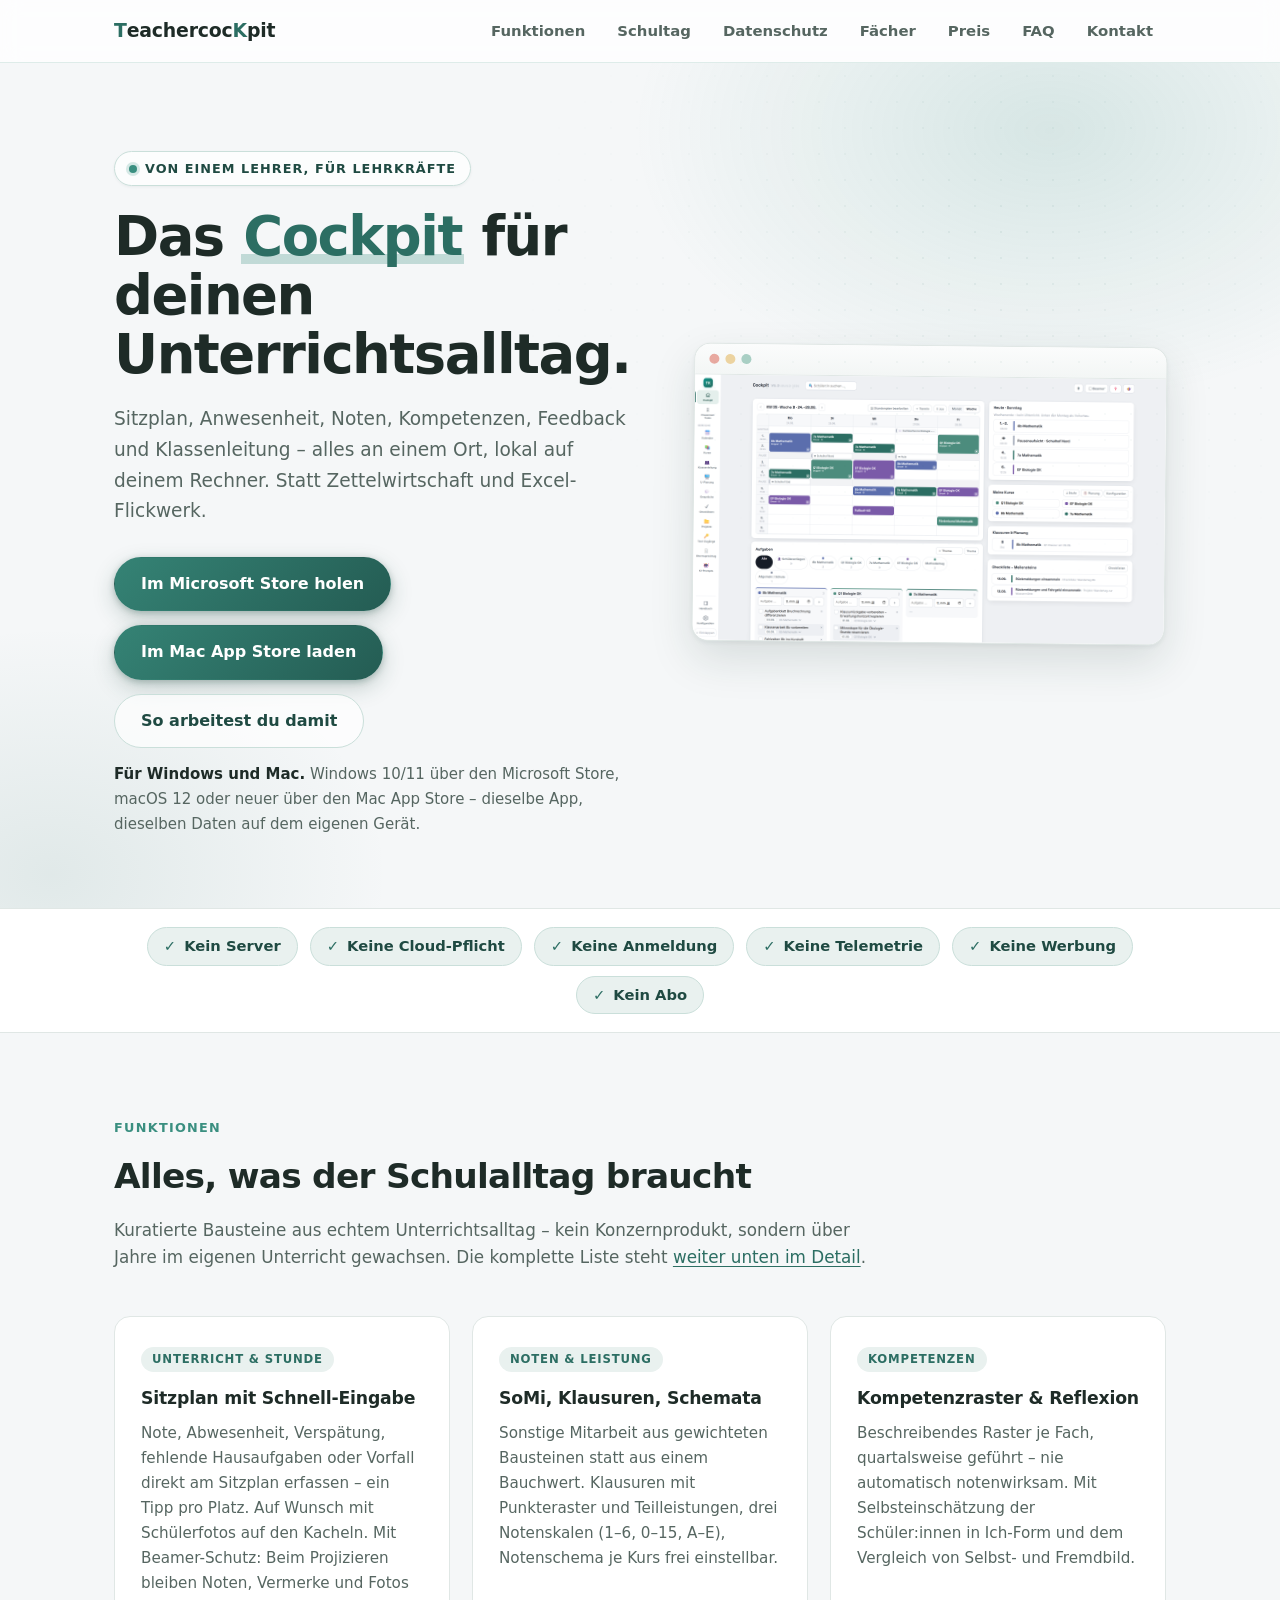
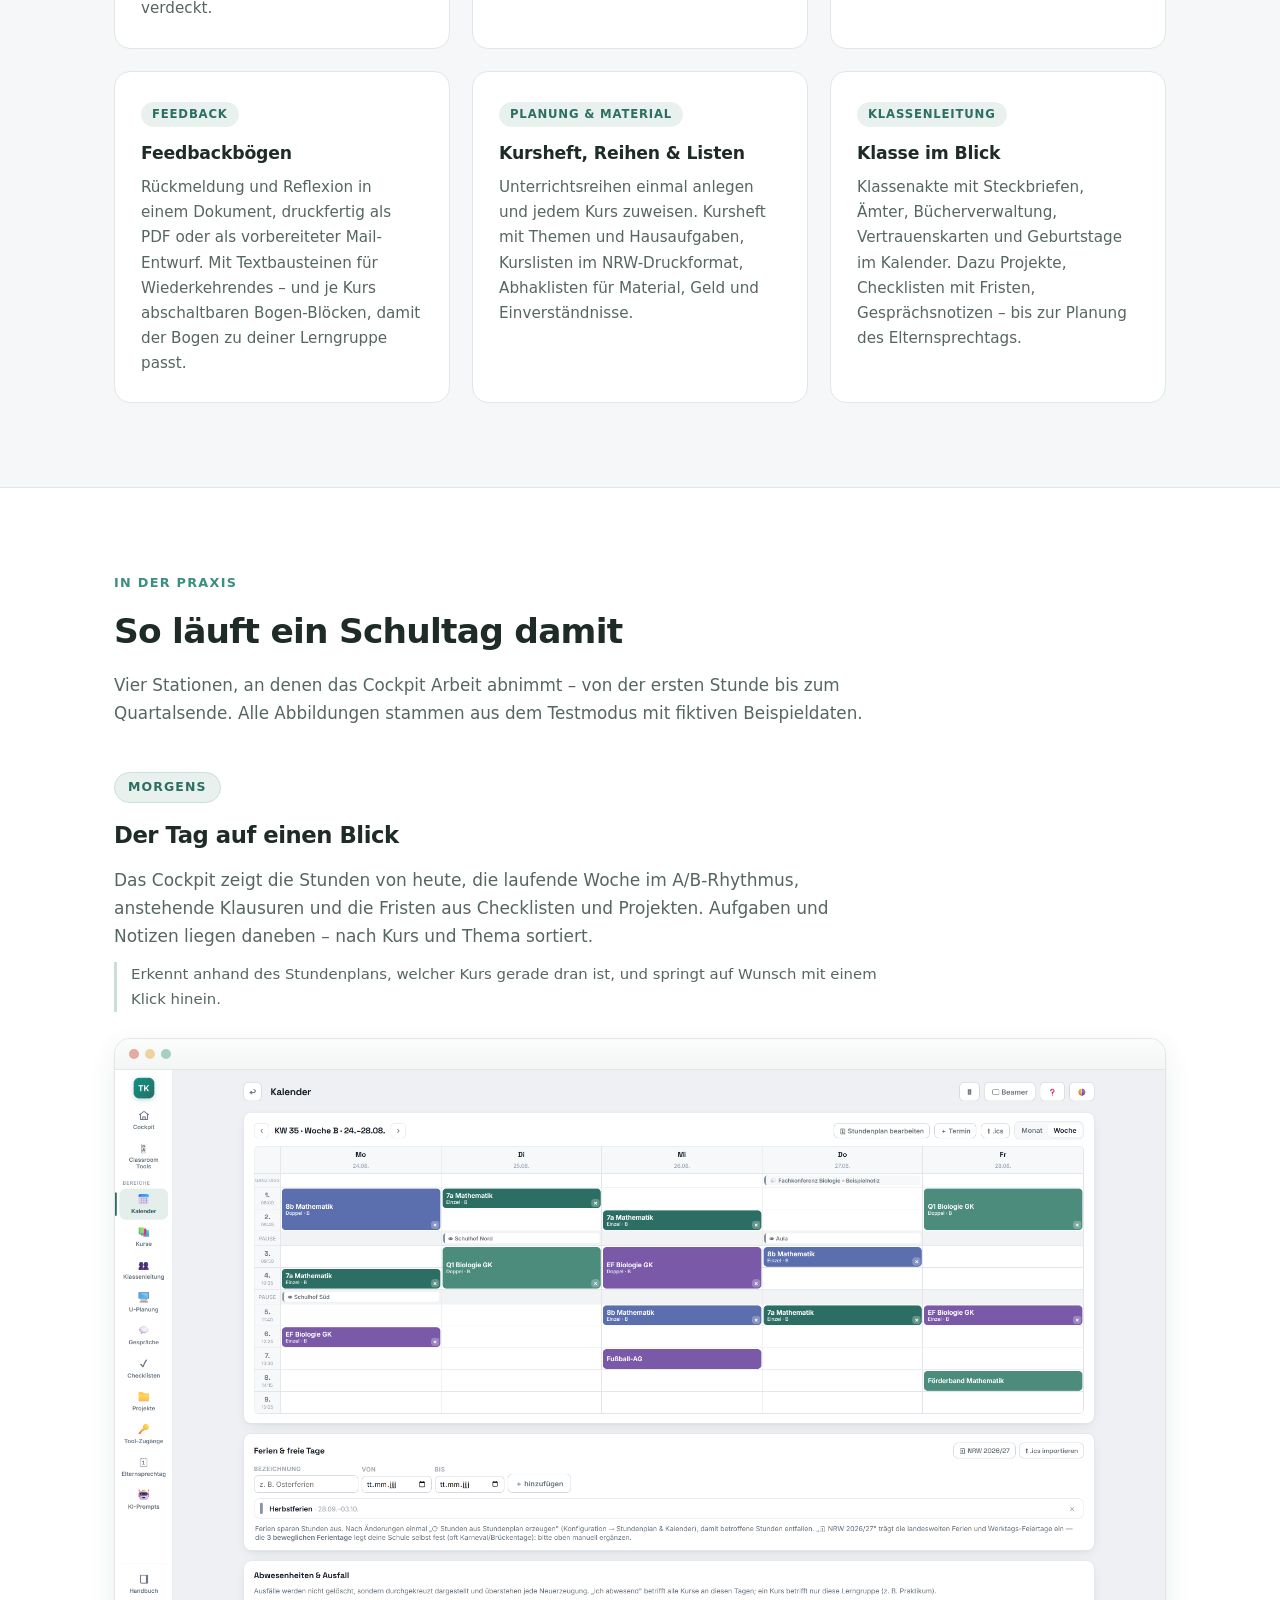
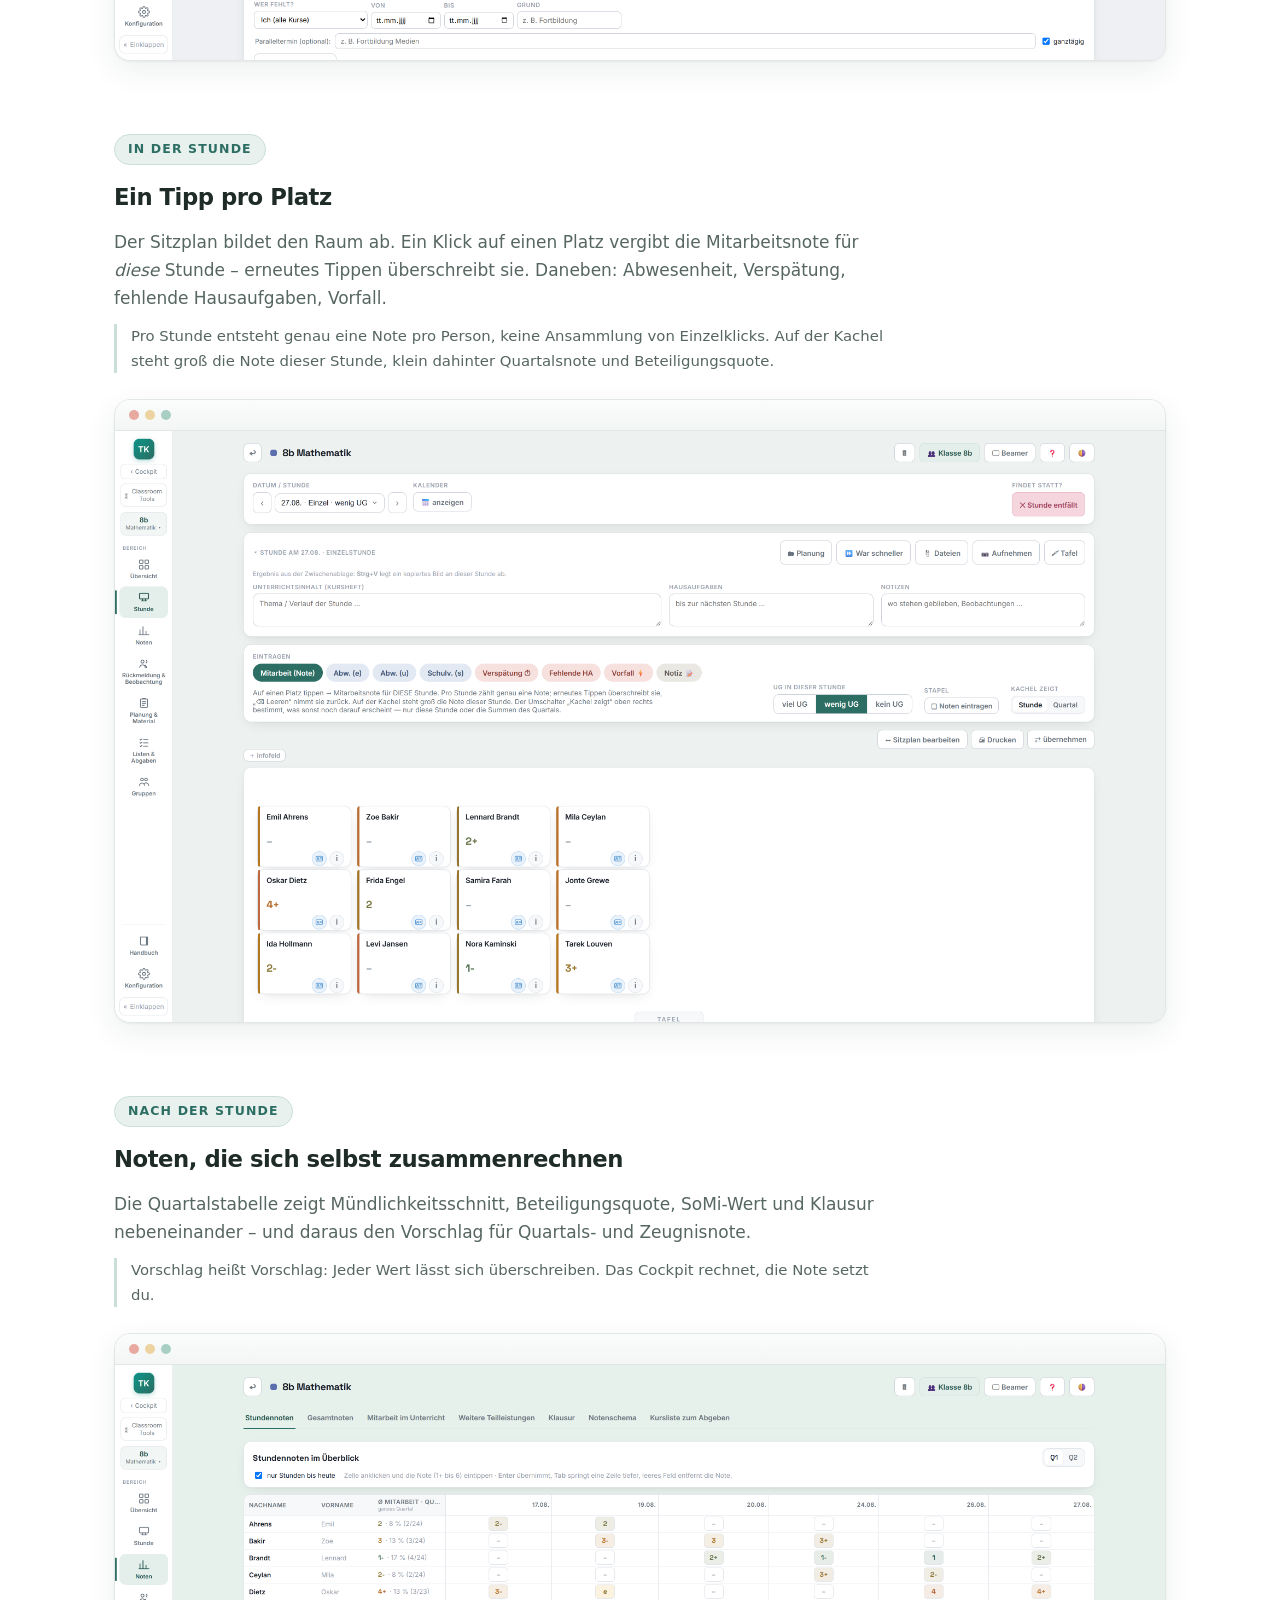
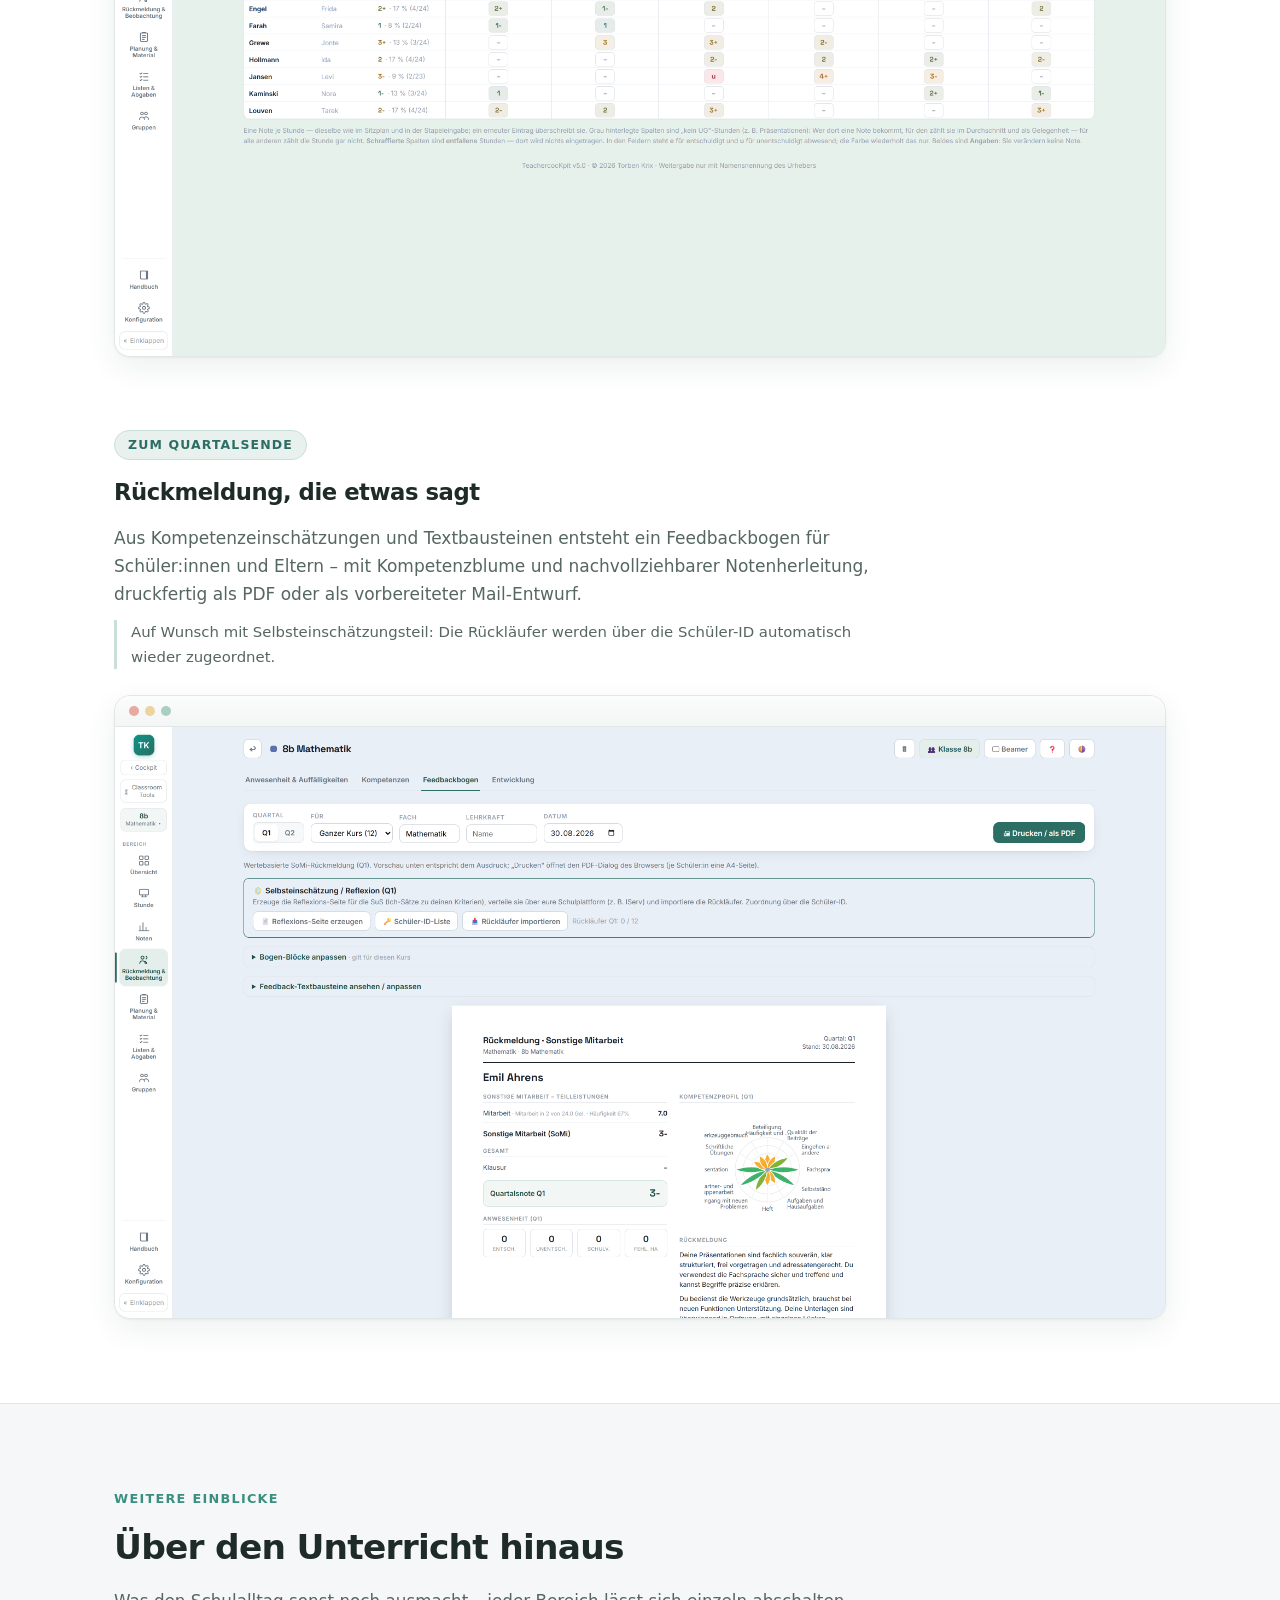
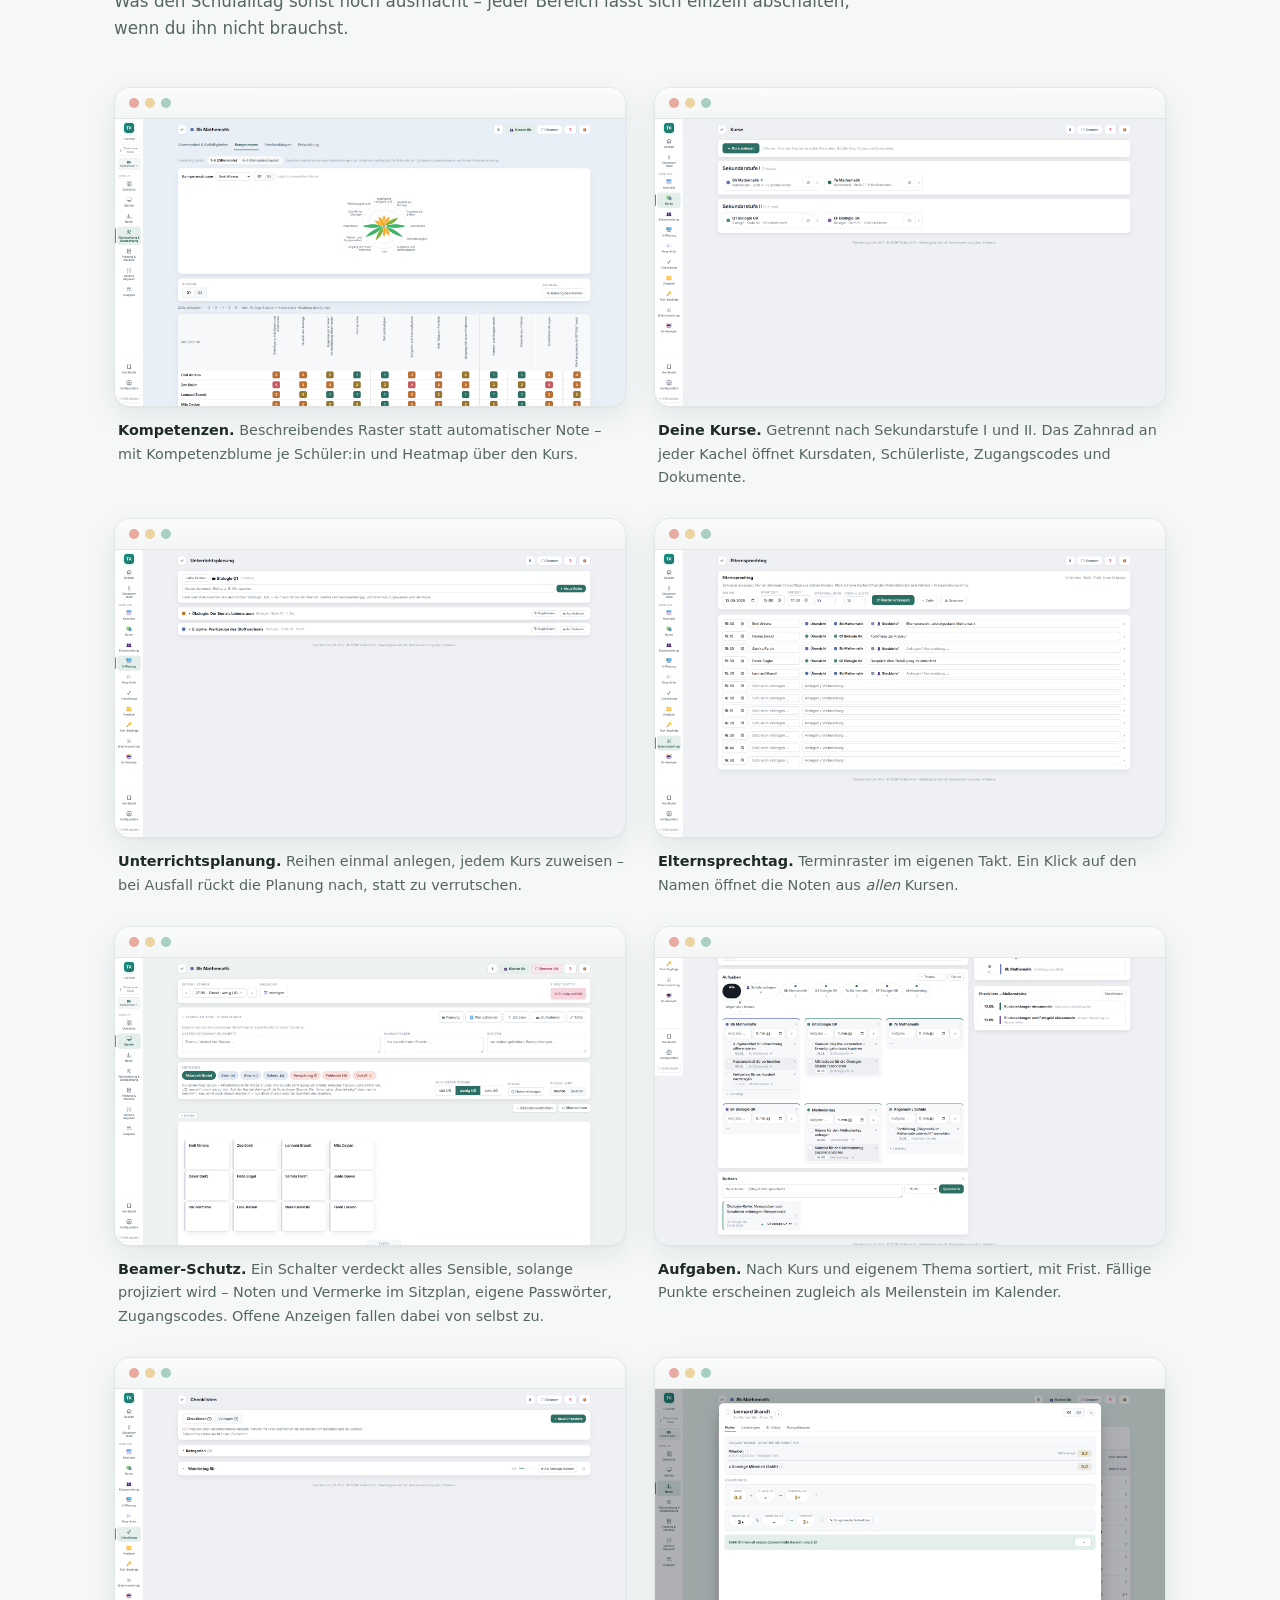
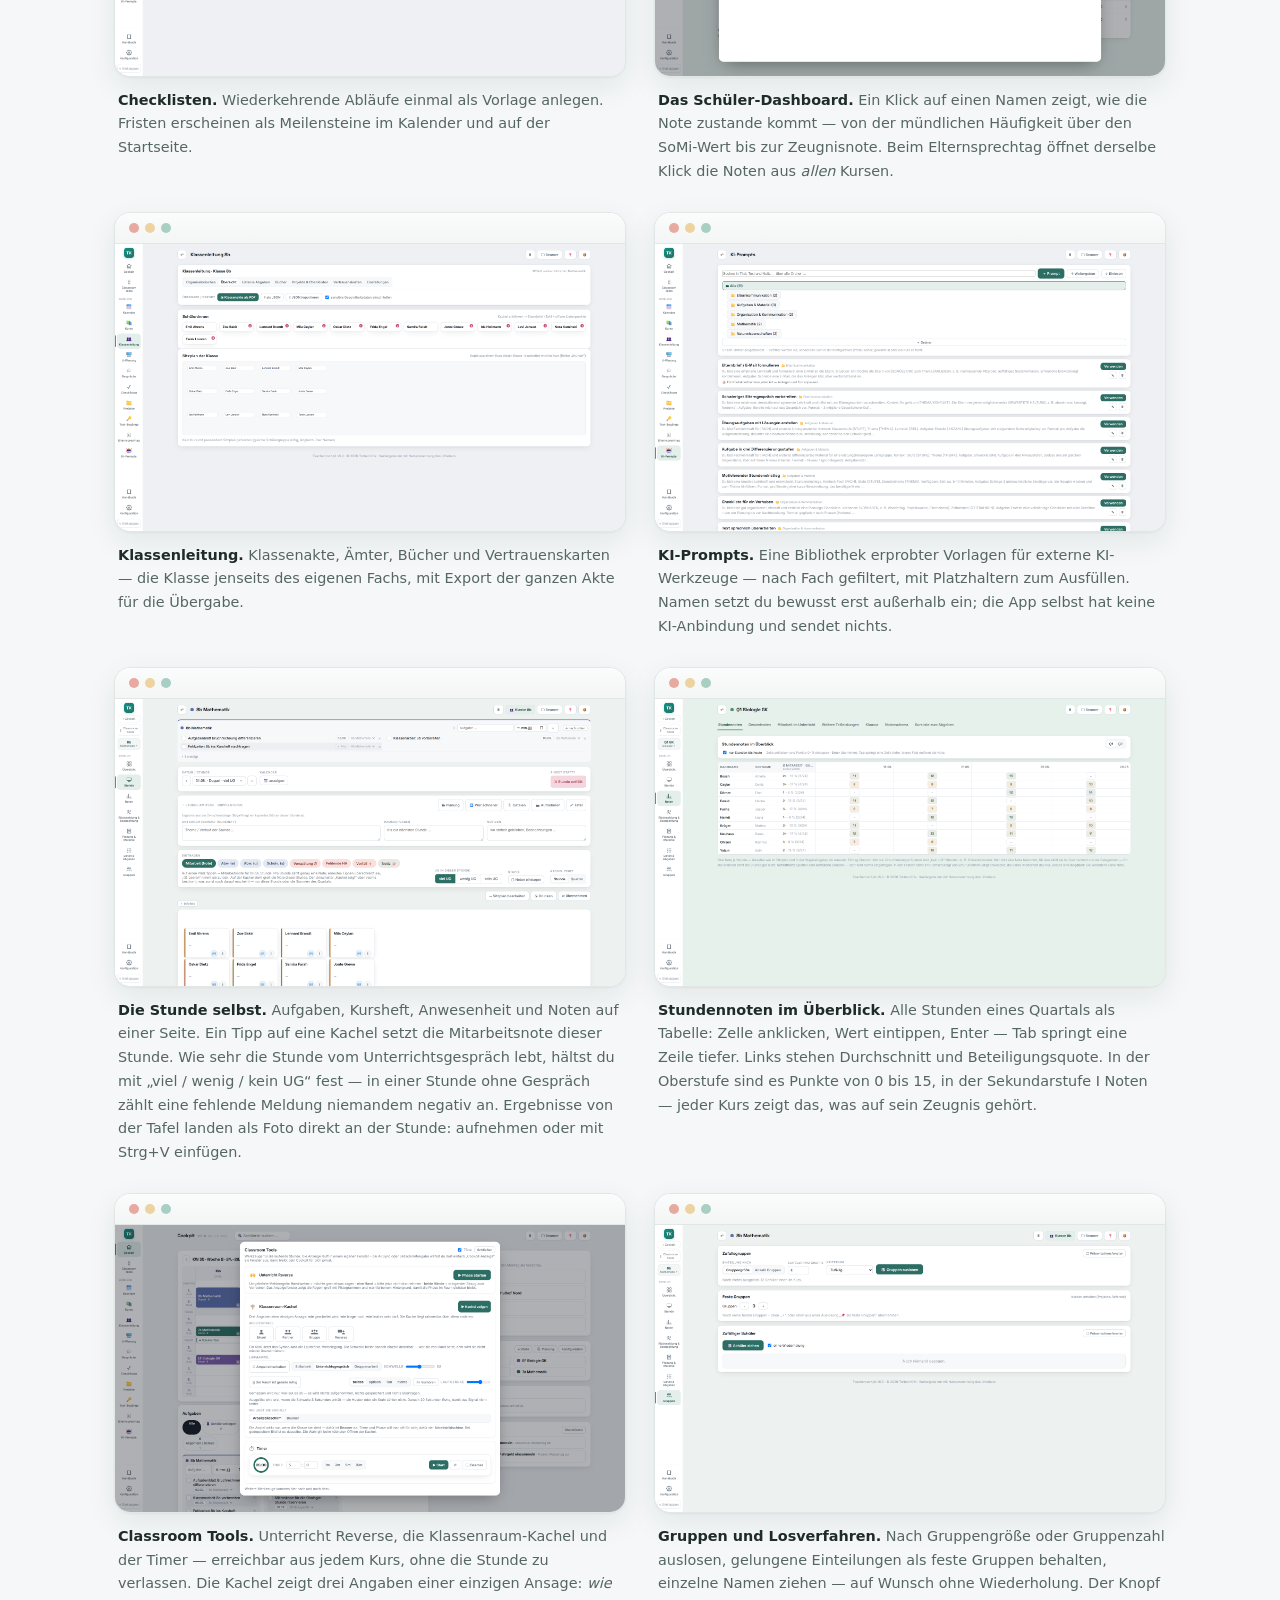
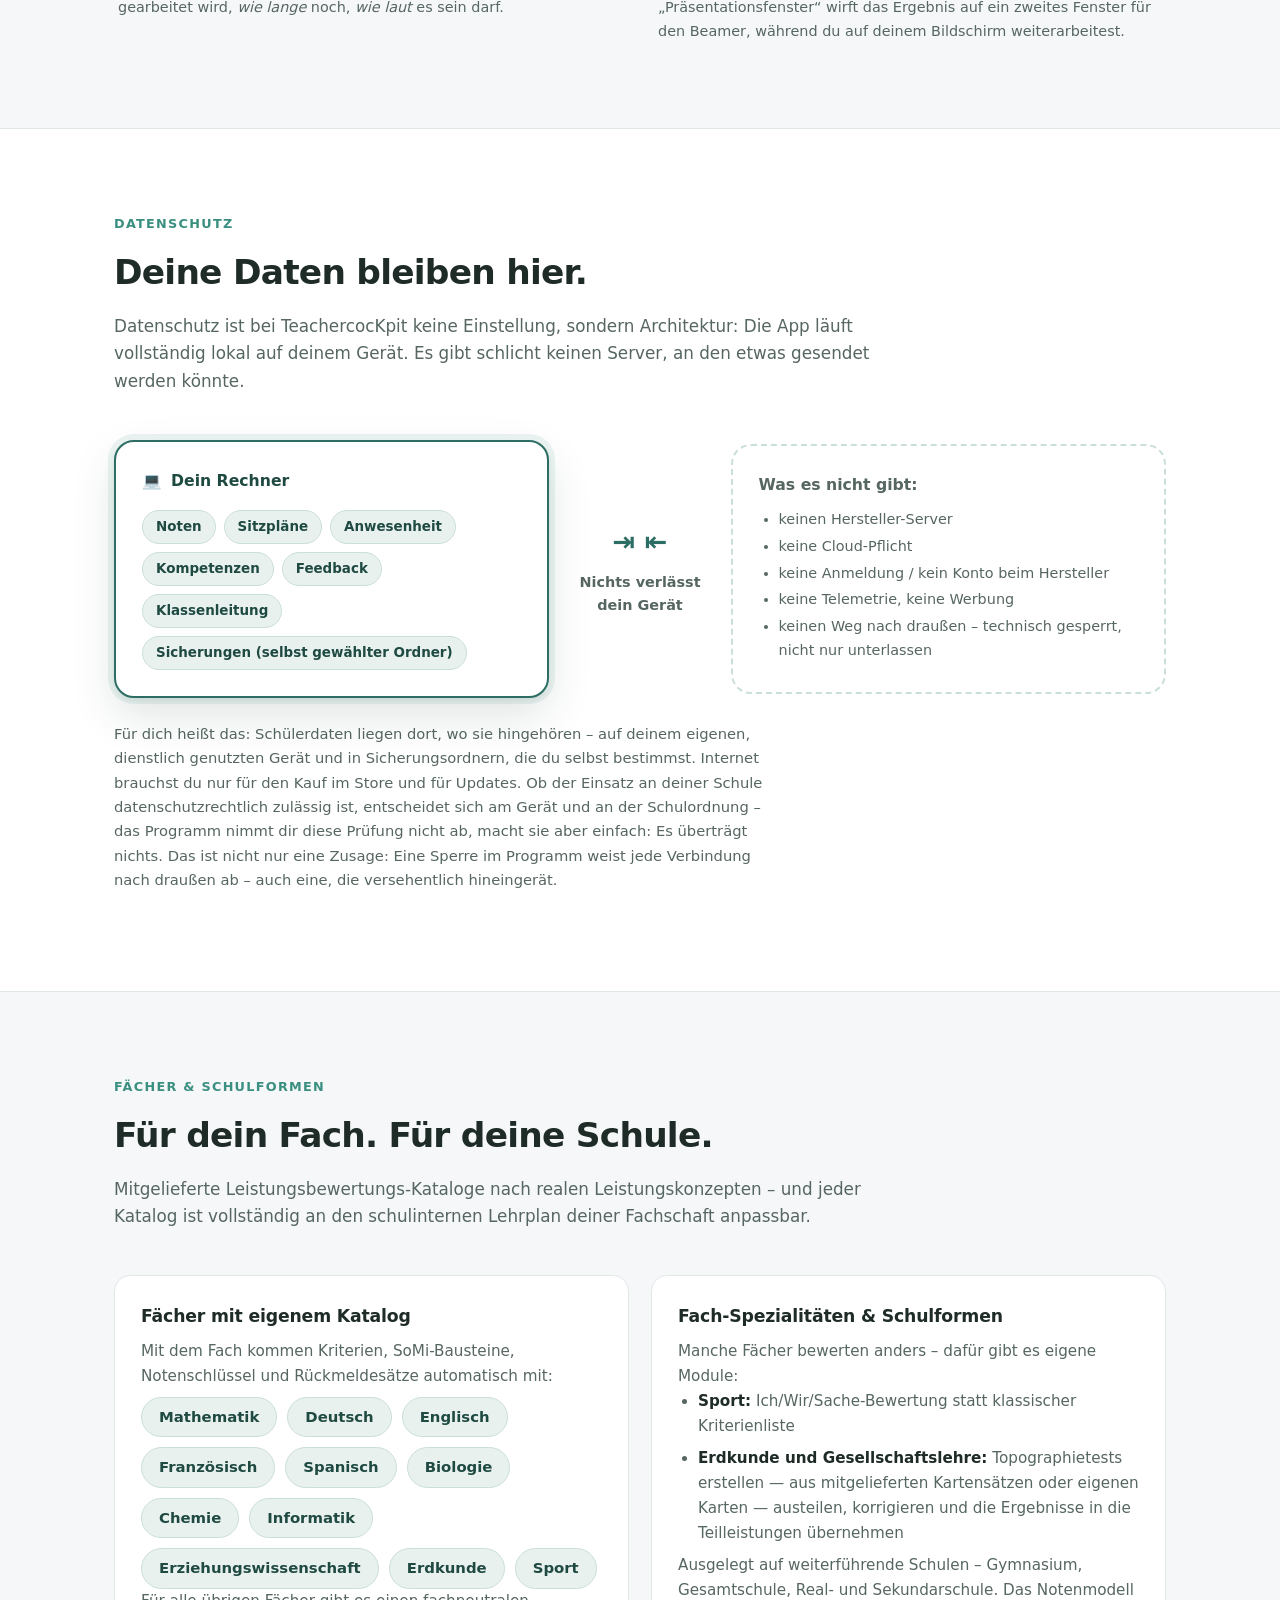
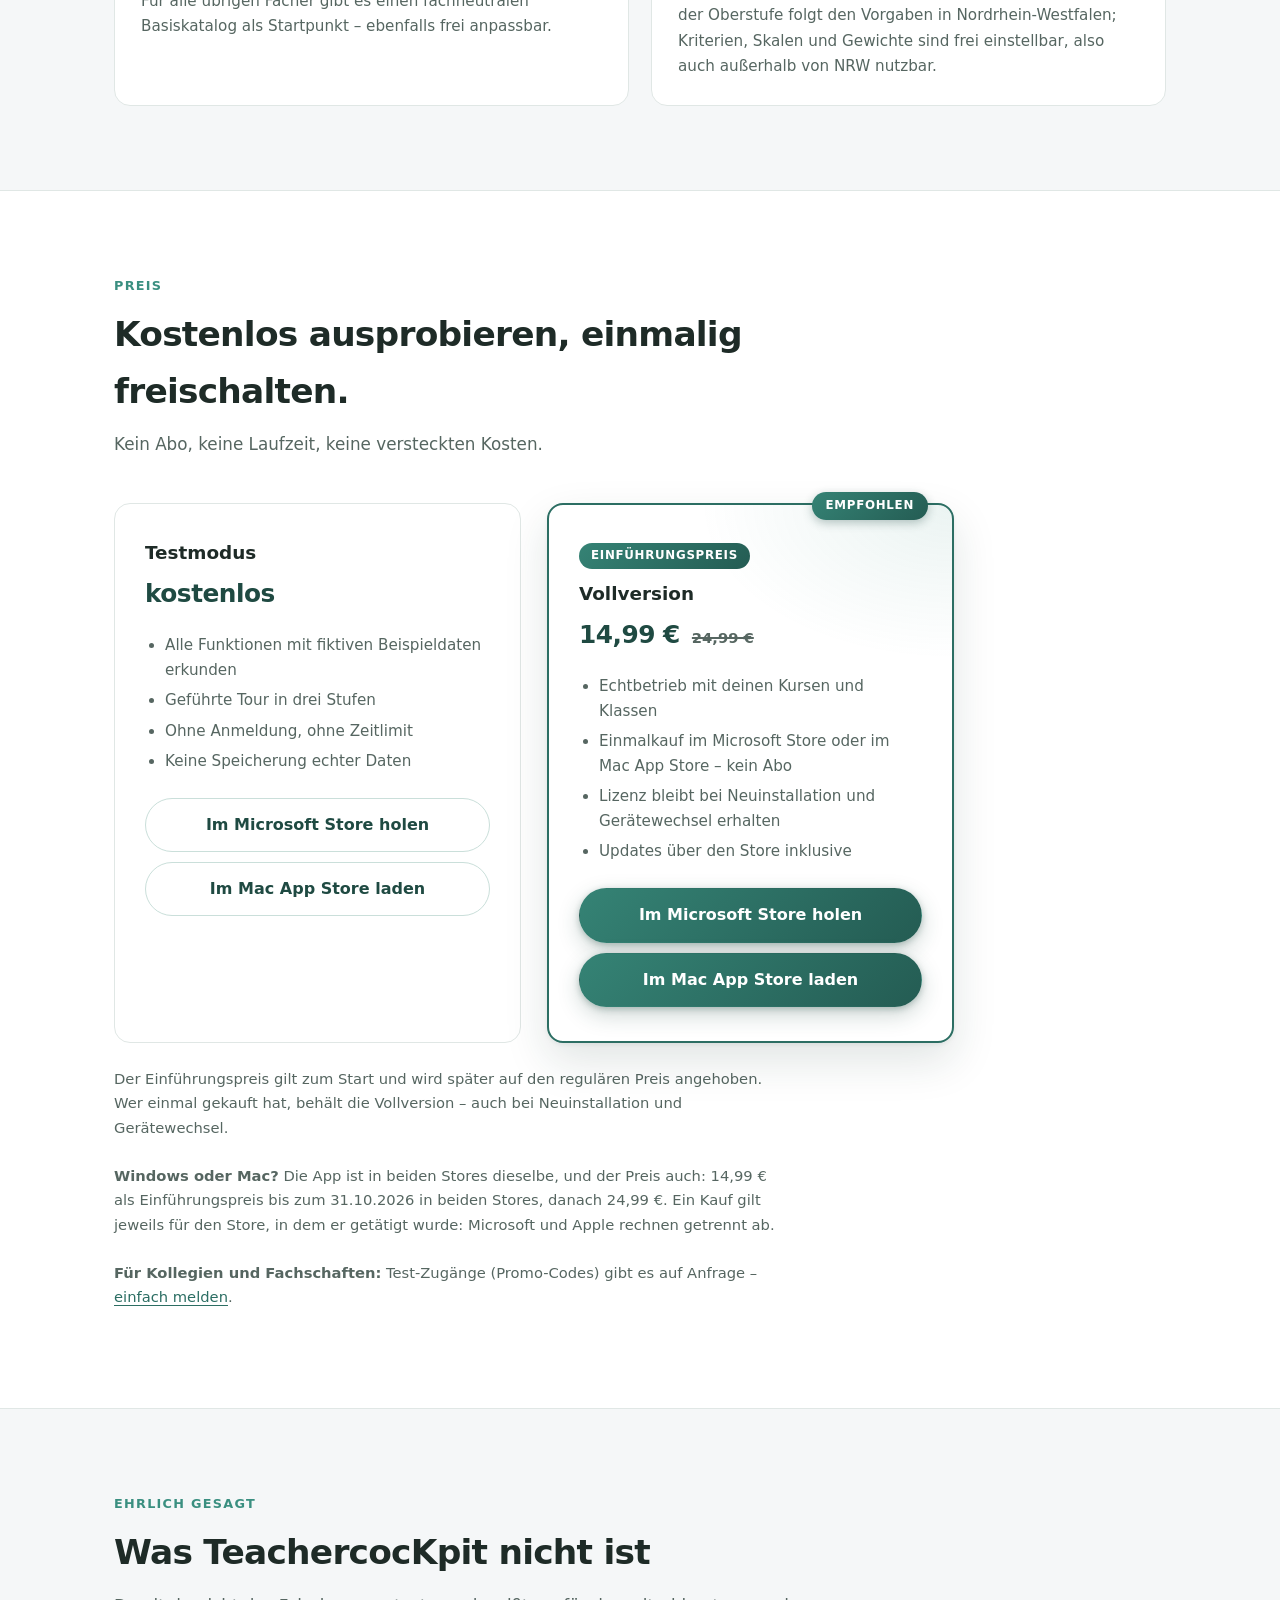
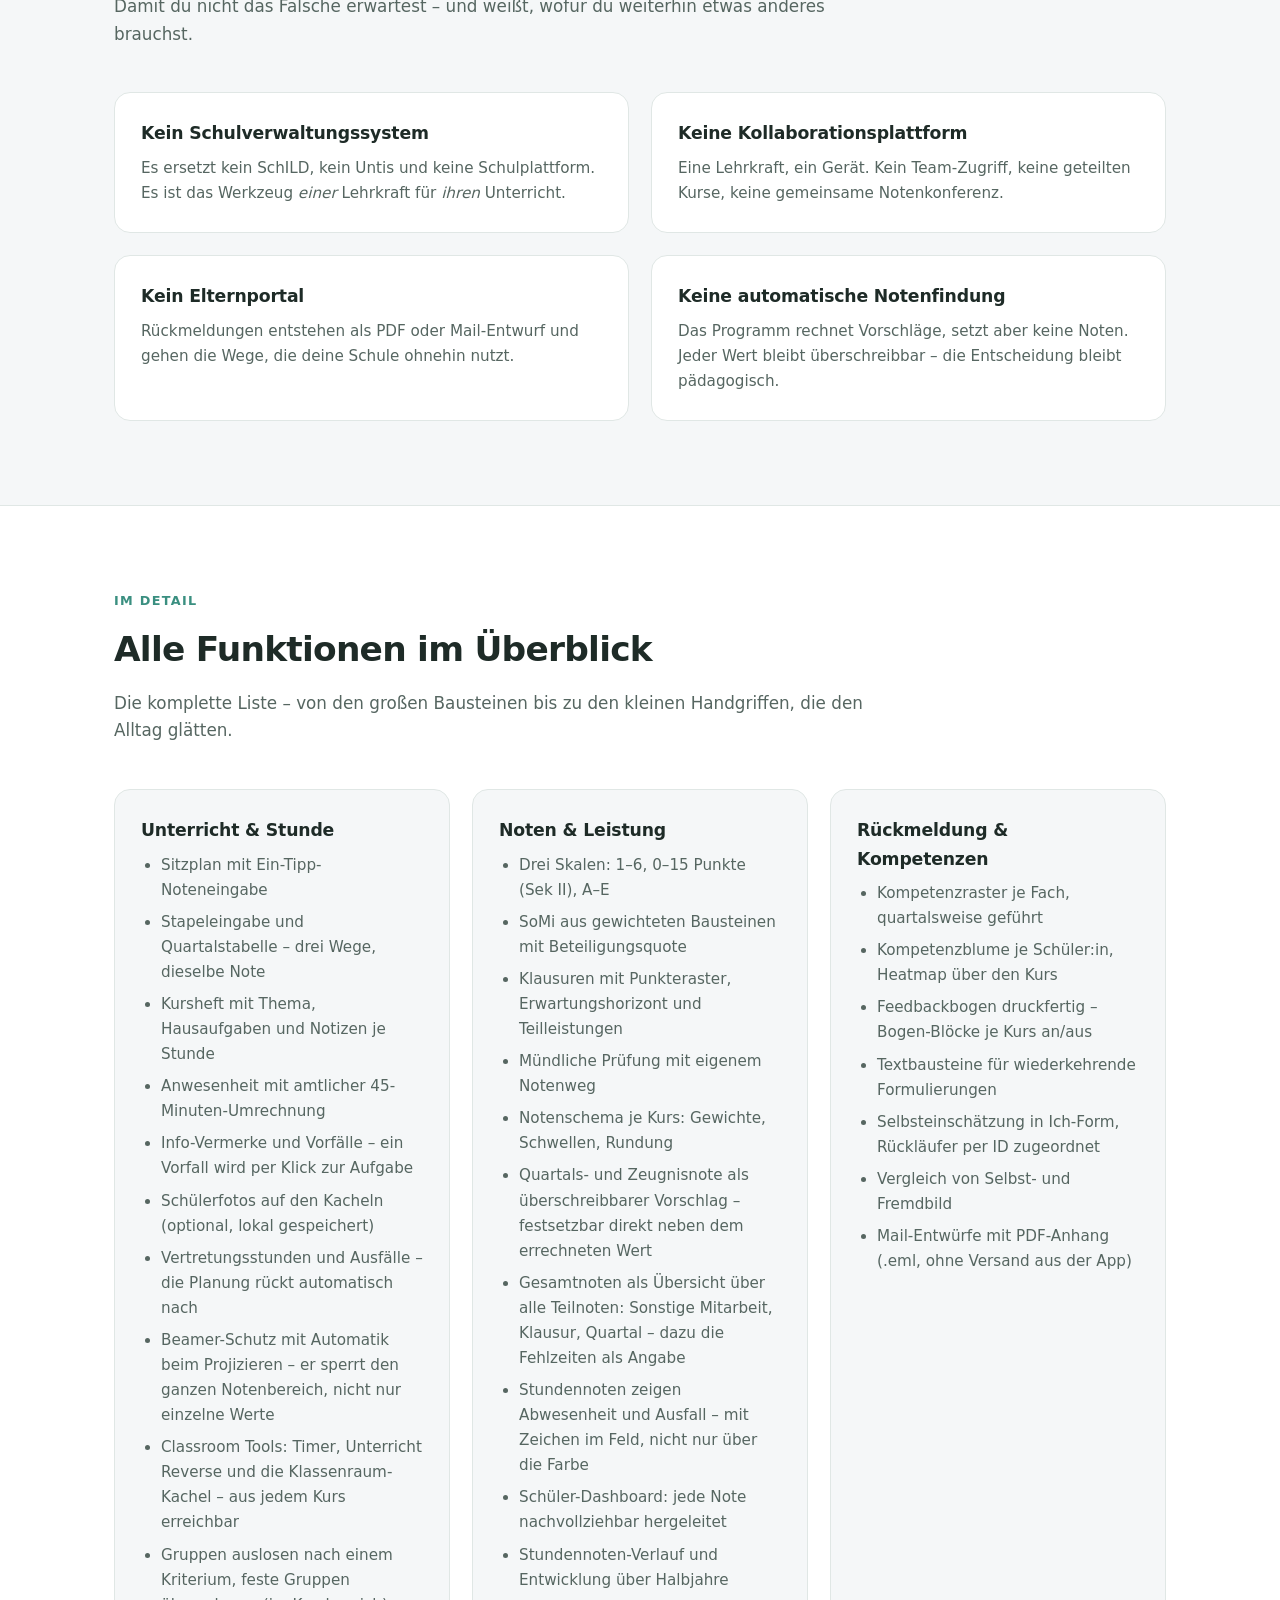
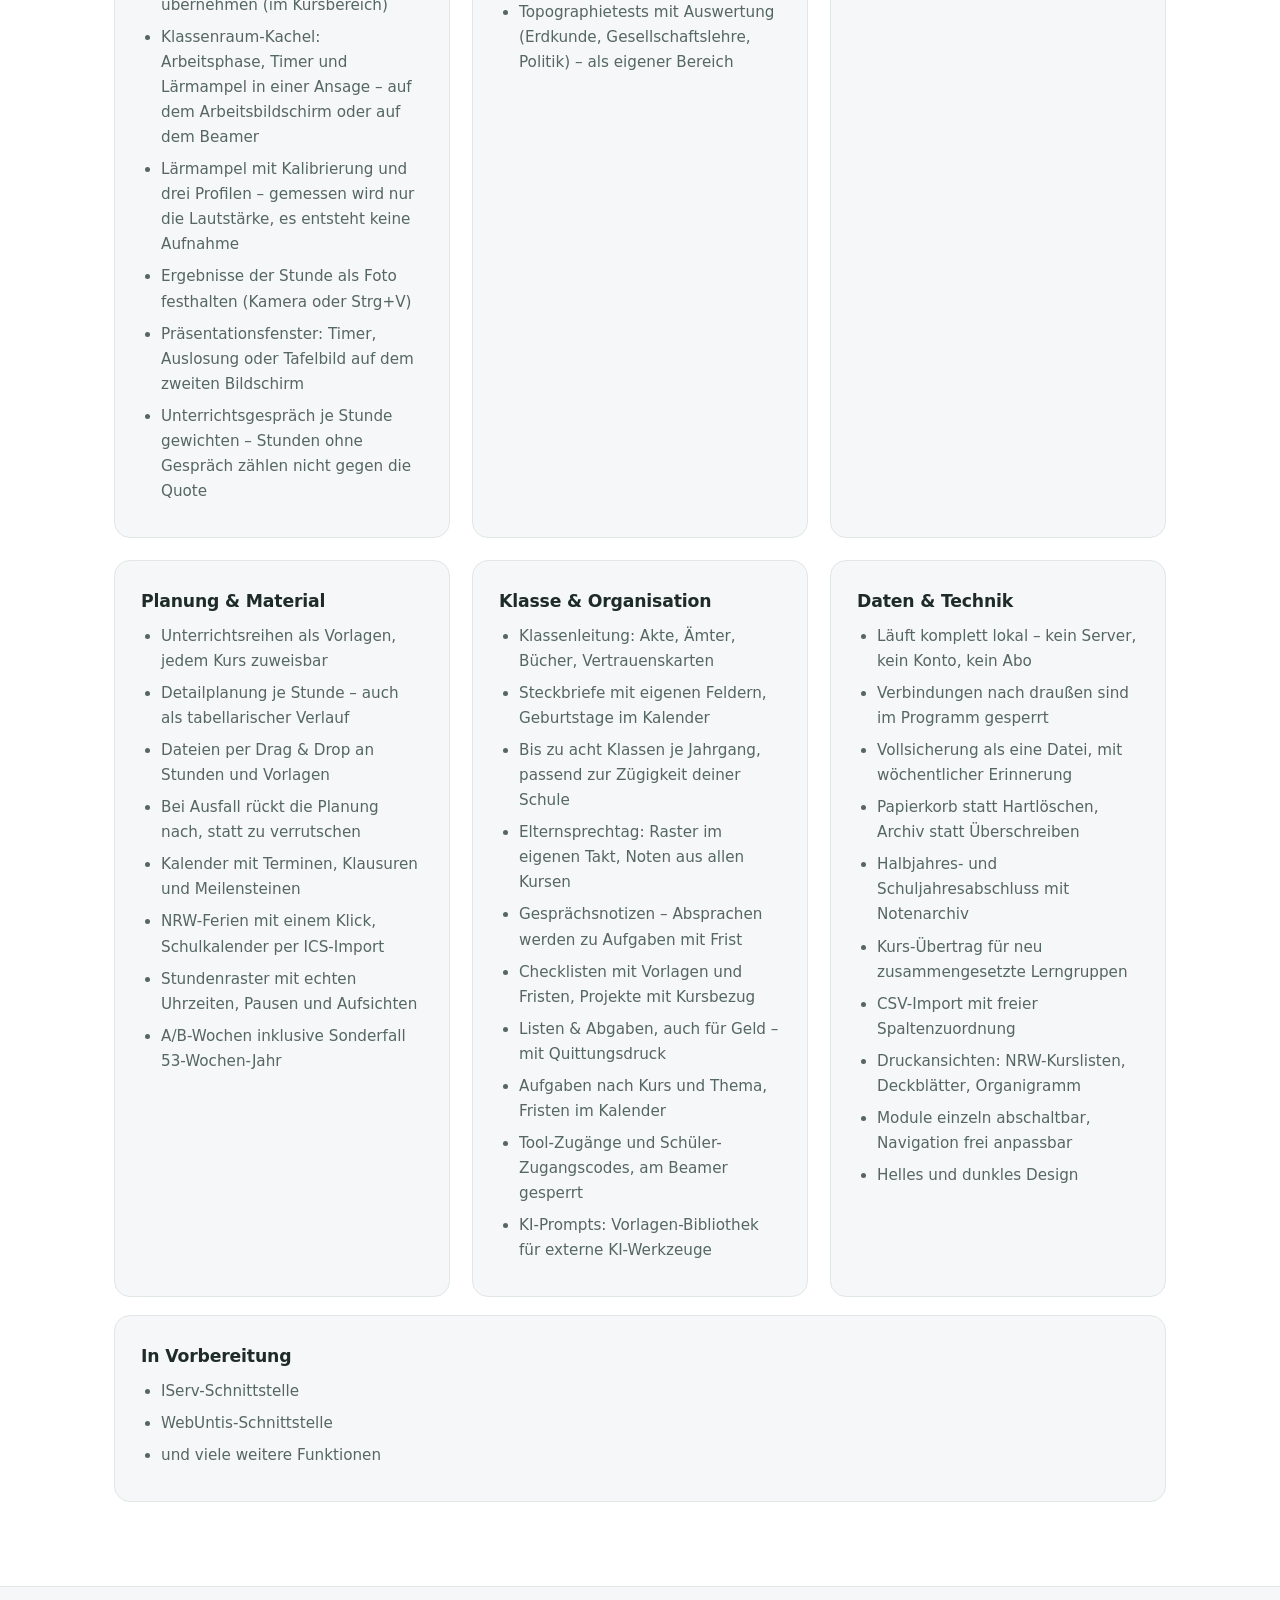
<file: index.html>
<!DOCTYPE html>
<html lang="de">
<head>
<meta charset="UTF-8">
<meta name="viewport" content="width=device-width, initial-scale=1.0">
<title>TeachercocKpit – Notenbuch & Unterrichtsplaner für Lehrkräfte</title>
<meta name="description" content="Digitales Notenbuch, Sitzplan, Unterrichtsplanung und Klassenleitung in einer App für Windows und Mac – komplett lokal, ohne Cloud, ohne Abo. Kostenlos ausprobieren im Testmodus.">
<!-- SEO: Die kanonische Adresse der Seite. Liegt die Website unter einer anderen
     Domain oder in einem Unterordner (z. B. GitHub Pages), diese URL hier sowie in
     den og:/twitter:-Tags, im JSON-LD unten und in sitemap.xml anpassen. -->
<link rel="canonical" href="https://teachercockpit.de/">
<meta name="robots" content="index, follow, max-image-preview:large">
<meta name="theme-color" content="#2c6e63">
<link rel="icon" href="favicon.ico" sizes="any">
<link rel="icon" href="icon-512.png" type="image/png" sizes="512x512">
<link rel="apple-touch-icon" href="apple-touch-icon.png">
<!-- Vorschau-Karten für Messenger, Social Media und Suchergebnisse -->
<meta property="og:type" content="website">
<meta property="og:site_name" content="TeachercocKpit">
<meta property="og:title" content="TeachercocKpit – Notenbuch & Unterrichtsplaner für Lehrkräfte">
<meta property="og:description" content="Digitales Notenbuch, Sitzplan, Unterrichtsplanung und Klassenleitung in einer App für Windows und Mac – komplett lokal, ohne Cloud, ohne Abo.">
<meta property="og:url" content="https://teachercockpit.de/">
<meta property="og:image" content="https://teachercockpit.de/screenshots/01_cockpit.png">
<meta property="og:image:alt" content="Die Startseite des TeachercocKpit mit Wochenstundenplan, heutigen Stunden und Kursen.">
<meta property="og:locale" content="de_DE">
<meta name="twitter:card" content="summary_large_image">
<meta name="twitter:title" content="TeachercocKpit – Notenbuch & Unterrichtsplaner für Lehrkräfte">
<meta name="twitter:description" content="Digitales Notenbuch, Sitzplan, Unterrichtsplanung und Klassenleitung in einer App für Windows und Mac – komplett lokal, ohne Cloud, ohne Abo.">
<meta name="twitter:image" content="https://teachercockpit.de/screenshots/01_cockpit.png">
<link rel="stylesheet" href="style.css">
<!-- Strukturierte Daten für Suchmaschinen. Preis und Store-Link stehen hier bewusst
     fest (Suchmaschinen führen config.js nicht aus) — bei Preisänderung mitziehen. -->
<script type="application/ld+json">
{
  "@context": "https://schema.org",
  "@type": "SoftwareApplication",
  "name": "TeachercocKpit",
  "operatingSystem": "Windows 10, Windows 11, macOS 12.0",
  "applicationCategory": "EducationalApplication",
  "description": "Digitales Notenbuch und Unterrichtsplaner für Lehrkräfte: Sitzplan mit Noteneingabe, SoMi und Klausuren, Kompetenzraster, Feedbackbögen, Unterrichtsplanung und Klassenleitung – komplett lokal auf dem eigenen Rechner, ohne Cloud, ohne Konto, ohne Abo.",
  "url": "https://teachercockpit.de/",
  "image": "https://teachercockpit.de/screenshots/01_cockpit.png",
  "inLanguage": "de",
  "offers": [
    { "@type": "Offer", "price": "14.99", "priceCurrency": "EUR", "url": "https://apps.microsoft.com/detail/9P0T7LSNTL47" },
    { "@type": "Offer", "price": "14.99", "priceCurrency": "EUR", "url": "https://apps.apple.com/de/app/teachercockpit/id6808935146?mt=12" }
  ],
  "author": { "@type": "Person", "name": "Torben Krix" }
}
</script>
<script type="application/ld+json">
{
  "@context": "https://schema.org",
  "@type": "FAQPage",
  "mainEntity": [
    { "@type": "Question", "name": "Brauche ich eine Internetverbindung?",
      "acceptedAnswer": { "@type": "Answer", "text": "Nein. Die App läuft vollständig offline. Internet brauchst du nur für den Kauf im Store und für Updates." } },
    { "@type": "Question", "name": "Wo liegen meine Daten?",
      "acceptedAnswer": { "@type": "Answer", "text": "Ausschließlich lokal auf deinem Rechner – in einer Datei, deren Speicherort du selbst wählst, und in Sicherungsordnern, die du selbst festlegst. Es gibt keinen Hersteller-Server und keine Cloud-Pflicht." } },
    { "@type": "Question", "name": "Was passiert, wenn mein Rechner kaputtgeht?",
      "acceptedAnswer": { "@type": "Answer", "text": "Dafür gibt es die Vollsicherung: eine einzige Datei mit dem kompletten Datenbestand, die du auf ein neues Gerät mitnimmst und dort einliest. Das Cockpit erinnert dich wöchentlich daran, wenn länger keine Sicherung entstanden ist." } },
    { "@type": "Question", "name": "Kann ich meine bestehenden Klassenlisten übernehmen?",
      "acceptedAnswer": { "@type": "Answer", "text": "Ja. Schülerlisten lassen sich als CSV-Datei importieren – mit freier Spaltenzuordnung, weil jede Schule ihre Listen anders exportiert." } },
    { "@type": "Question", "name": "Gibt es TeachercocKpit auch für den Mac?",
      "acceptedAnswer": { "@type": "Answer", "text": "Ja. Die Fassung für macOS gibt es im Mac App Store (macOS 12 oder neuer). Es ist dieselbe Anwendung mit demselben Funktionsumfang; auch dort bleiben alle Daten auf dem eigenen Gerät. Ein Kauf im einen Store gilt nicht automatisch im anderen – Microsoft und Apple rechnen getrennt ab." } },
    { "@type": "Question", "name": "Läuft TeachercocKpit auf dem iPad?",
      "acceptedAnswer": { "@type": "Answer", "text": "Die Desktop-App gibt es für Windows über den Microsoft Store und für den Mac über den Mac App Store. Zusätzlich existiert eine Browser-Variante, die sich auch auf einem iPad nutzen lässt – mit Einschränkungen bei der Dateiablage." } },
    { "@type": "Question", "name": "Muss ich alles benutzen, was drin ist?",
      "acceptedAnswer": { "@type": "Answer", "text": "Nein. Klassenleitung, Projekte, Gespräche, Checklisten, Elternsprechtag und weitere Bereiche lassen sich einzeln abschalten. Abschalten blendet nur aus – deine Daten bleiben erhalten." } },
    { "@type": "Question", "name": "Was passiert am Ende des Halbjahres?",
      "acceptedAnswer": { "@type": "Answer", "text": "Der Halbjahresabschluss archiviert den kompletten Notenstand und leert den Kurs für das neue Halbjahr – Schülerliste, Notenschema und Planung bleiben stehen. Zum Schuljahresende rückt zusätzlich die Jahrgangsstufe weiter." } },
    { "@type": "Question", "name": "Ist das ein Abo?",
      "acceptedAnswer": { "@type": "Answer", "text": "Nein. Der Testmodus ist kostenlos, die Vollversion ist ein einmaliger Kauf. Die Lizenz hängt an deinem Microsoft- bzw. Apple-Konto und übersteht Neuinstallation und Gerätewechsel." } }
  ]
}
</script>
</head>
<body>

<header class="site-header">
  <div class="wrap">
    <a class="wordmark" href="index.html"><span class="tk">T</span>eachercoc<span class="tk">K</span>pit</a>
    <nav class="site-nav" aria-label="Hauptnavigation">
      <a href="#funktionen">Funktionen</a>
      <a href="#schultag">Schultag</a>
      <a href="#datenschutz">Datenschutz</a>
      <a href="#faecher">Fächer</a>
      <a href="#preis">Preis</a>
      <a href="#faq">FAQ</a>
      <a href="#kontakt">Kontakt</a>
    </nav>
  </div>
</header>

<main>

  <!-- ============================ HERO ============================ -->
  <section class="hero">
    <div class="wrap">
      <div>
        <span class="eyebrow">Von einem Lehrer, für Lehrkräfte</span>
        <h1>Das <span class="accent">Cockpit</span> für deinen Unterrichtsalltag.</h1>
        <p class="lead">Sitzplan, Anwesenheit, Noten, Kompetenzen, Feedback und Klassenleitung – alles an einem Ort, lokal auf deinem Rechner. Statt Zettelwirtschaft und Excel-Flickwerk.</p>
        <div class="hero-actions">
          <a class="btn btn-primary is-pending" data-store href="#">Bald im Microsoft Store</a>
          <!-- Die Mac-Fassung ist seit dem 18.09.2026 im Mac App Store — der zweite Knopf.
               config.js setzt den Link (macStoreUrl); ohne Link verschwindet der Knopf. -->
          <a class="btn btn-primary" data-store-mac href="https://apps.apple.com/de/app/teachercockpit/id6808935146?mt=12" target="_blank" rel="noopener">Im Mac App Store laden</a>
          <a class="btn btn-secondary" href="#schultag">So arbeitest du damit</a>
        </div>
        <p class="hero-note" data-mac-only><strong>Für Windows und Mac.</strong> Windows&nbsp;10/11 über den Microsoft Store,
          macOS&nbsp;12 oder neuer über den Mac&nbsp;App&nbsp;Store – dieselbe App, dieselben Daten auf dem eigenen Gerät.</p>
      </div>
      <div class="window">
        <div class="window-bar"><i></i><i></i><i></i></div>
        <a class="zoomable" href="screenshots/01_cockpit.png" title="Vergroessern"><img src="screenshots/01_cockpit.png" alt="Das Cockpit: Wochenstundenplan, die heutigen Stunden, eigene Kurse, anstehende Klausuren und Aufgaben auf einer Startseite." loading="eager" fetchpriority="high" width="3840" height="2160"></a>
      </div>
    </div>
  </section>

  <!-- ======================= VERTRAUENSBAND ======================= -->
  <div class="trust">
    <div class="wrap">
      <ul>
        <li>Kein Server</li>
        <li>Keine Cloud-Pflicht</li>
        <li>Keine Anmeldung</li>
        <li>Keine Telemetrie</li>
        <li>Keine Werbung</li>
        <li>Kein Abo</li>
      </ul>
    </div>
  </div>

  <!-- ========================= FUNKTIONEN ========================= -->
  <section id="funktionen">
    <div class="wrap">
      <div class="section-head">
        <span class="section-eyebrow">Funktionen</span>
        <h2>Alles, was der Schulalltag braucht</h2>
        <p>Kuratierte Bausteine aus echtem Unterrichtsalltag – kein Konzernprodukt, sondern über Jahre im eigenen Unterricht gewachsen. Die komplette Liste steht <a href="#funktionsliste">weiter unten im Detail</a>.</p>
      </div>
      <div class="grid cols-3">
        <div class="card">
          <span class="tag">Unterricht &amp; Stunde</span>
          <h3>Sitzplan mit Schnell-Eingabe</h3>
          <p>Note, Abwesenheit, Verspätung, fehlende Hausaufgaben oder Vorfall direkt am Sitzplan erfassen – ein Tipp pro Platz. Auf Wunsch mit Schülerfotos auf den Kacheln. Mit Beamer-Schutz: Beim Projizieren bleiben Noten, Vermerke und Fotos verdeckt.</p>
        </div>
        <div class="card">
          <span class="tag">Noten &amp; Leistung</span>
          <h3>SoMi, Klausuren, Schemata</h3>
          <p>Sonstige Mitarbeit aus gewichteten Bausteinen statt aus einem Bauchwert. Klausuren mit Punkteraster und Teilleistungen, drei Notenskalen (1–6, 0–15, A–E), Notenschema je Kurs frei einstellbar.</p>
        </div>
        <div class="card">
          <span class="tag">Kompetenzen</span>
          <h3>Kompetenzraster &amp; Reflexion</h3>
          <p>Beschreibendes Raster je Fach, quartalsweise geführt – nie automatisch notenwirksam. Mit Selbsteinschätzung der Schüler:innen in Ich-Form und dem Vergleich von Selbst- und Fremdbild.</p>
        </div>
        <div class="card">
          <span class="tag">Feedback</span>
          <h3>Feedbackbögen</h3>
          <p>Rückmeldung und Reflexion in einem Dokument, druckfertig als PDF oder als vorbereiteter Mail-Entwurf. Mit Textbausteinen für Wiederkehrendes – und je Kurs abschaltbaren Bogen-Blöcken, damit der Bogen zu deiner Lerngruppe passt.</p>
        </div>
        <div class="card">
          <span class="tag">Planung &amp; Material</span>
          <h3>Kursheft, Reihen &amp; Listen</h3>
          <p>Unterrichtsreihen einmal anlegen und jedem Kurs zuweisen. Kursheft mit Themen und Hausaufgaben, Kurslisten im NRW-Druckformat, Abhaklisten für Material, Geld und Einverständnisse.</p>
        </div>
        <div class="card">
          <span class="tag">Klassenleitung</span>
          <h3>Klasse im Blick</h3>
          <p>Klassenakte mit Steckbriefen, Ämter, Bücherverwaltung, Vertrauenskarten und Geburtstage im Kalender. Dazu Projekte, Checklisten mit Fristen, Gesprächsnotizen – bis zur Planung des Elternsprechtags.</p>
        </div>
      </div>
    </div>
  </section>

  <!-- ========================== SCHULTAG ========================== -->
  <section class="alt" id="schultag">
    <div class="wrap">
      <div class="section-head">
        <span class="section-eyebrow">In der Praxis</span>
        <h2>So läuft ein Schultag damit</h2>
        <p>Vier Stationen, an denen das Cockpit Arbeit abnimmt – von der ersten Stunde bis zum Quartalsende. Alle Abbildungen stammen aus dem Testmodus mit fiktiven Beispieldaten.</p>
      </div>

      <div class="steps">

        <div class="step">
          <div class="step-text">
            <span class="step-num">Morgens</span>
            <h3>Der Tag auf einen Blick</h3>
            <p>Das Cockpit zeigt die Stunden von heute, die laufende Woche im A/B-Rhythmus, anstehende Klausuren und die Fristen aus Checklisten und Projekten. Aufgaben und Notizen liegen daneben – nach Kurs und Thema sortiert.</p>
            <p class="step-note">Erkennt anhand des Stundenplans, welcher Kurs gerade dran ist, und springt auf Wunsch mit einem Klick hinein.</p>
          </div>
          <div class="window">
            <div class="window-bar"><i></i><i></i><i></i></div>
            <a class="zoomable" href="screenshots/02_kalender.png" title="Vergroessern"><img src="screenshots/02_kalender.png" alt="Kalenderansicht mit Wochenstundenplan, Terminen und Ganztags-Einträgen." loading="lazy" width="3840" height="2160"></a>
          </div>
        </div>

        <div class="step">
          <div class="step-text">
            <span class="step-num">In der Stunde</span>
            <h3>Ein Tipp pro Platz</h3>
            <p>Der Sitzplan bildet den Raum ab. Ein Klick auf einen Platz vergibt die Mitarbeitsnote für <em>diese</em> Stunde – erneutes Tippen überschreibt sie. Daneben: Abwesenheit, Verspätung, fehlende Hausaufgaben, Vorfall.</p>
            <p class="step-note">Pro Stunde entsteht genau eine Note pro Person, keine Ansammlung von Einzelklicks. Auf der Kachel steht groß die Note dieser Stunde, klein dahinter Quartalsnote und Beteiligungsquote.</p>
          </div>
          <div class="window">
            <div class="window-bar"><i></i><i></i><i></i></div>
            <a class="zoomable" href="screenshots/11_kurs_sitzplan.png" title="Vergroessern"><img src="screenshots/11_kurs_sitzplan.png" alt="Sitzplan eines Kurses mit Schülerkacheln, Eingabeleiste für Note, Abwesenheit und Verspätung sowie Feldern für Unterrichtsinhalt und Hausaufgaben." loading="lazy" width="3840" height="2160"></a>
          </div>
        </div>

        <div class="step">
          <div class="step-text">
            <span class="step-num">Nach der Stunde</span>
            <h3>Noten, die sich selbst zusammenrechnen</h3>
            <p>Die Quartalstabelle zeigt Mündlichkeitsschnitt, Beteiligungsquote, SoMi-Wert und Klausur nebeneinander – und daraus den Vorschlag für Quartals- und Zeugnisnote.</p>
            <p class="step-note">Vorschlag heißt Vorschlag: Jeder Wert lässt sich überschreiben. Das Cockpit rechnet, die Note setzt du.</p>
          </div>
          <div class="window">
            <div class="window-bar"><i></i><i></i><i></i></div>
            <a class="zoomable" href="screenshots/13_kurs_noten.png" title="Vergroessern"><img src="screenshots/13_kurs_noten.png" alt="Notentabelle eines Kurses mit Spalten für mündlichen Schnitt, Beiträge, Frequenz, SoMi-Wert, Klausur, Quartals- und Zeugnisnote." loading="lazy" width="3840" height="2160"></a>
          </div>
        </div>

        <div class="step">
          <div class="step-text">
            <span class="step-num">Zum Quartalsende</span>
            <h3>Rückmeldung, die etwas sagt</h3>
            <p>Aus Kompetenzeinschätzungen und Textbausteinen entsteht ein Feedbackbogen für Schüler:innen und Eltern – mit Kompetenzblume und nachvollziehbarer Notenherleitung, druckfertig als PDF oder als vorbereiteter Mail-Entwurf.</p>
            <p class="step-note">Auf Wunsch mit Selbsteinschätzungsteil: Die Rückläufer werden über die Schüler-ID automatisch wieder zugeordnet.</p>
          </div>
          <div class="window">
            <div class="window-bar"><i></i><i></i><i></i></div>
            <a class="zoomable" href="screenshots/18_feedbackbogen.png" title="Vergroessern"><img src="screenshots/18_feedbackbogen.png" alt="Feedbackbogen mit Notenübersicht, Kompetenzblume und automatisch formulierter Rückmeldung." loading="lazy" width="3840" height="2160"></a>
          </div>
        </div>

      </div>
    </div>
  </section>

  <!-- ========================= EINBLICKE ========================== -->
  <section id="einblicke">
    <div class="wrap">
      <div class="section-head">
        <span class="section-eyebrow">Weitere Einblicke</span>
        <h2>Über den Unterricht hinaus</h2>
        <p>Was den Schulalltag sonst noch ausmacht – jeder Bereich lässt sich einzeln abschalten, wenn du ihn nicht brauchst.</p>
      </div>
      <div class="shots">
        <figure>
          <div class="window">
            <div class="window-bar"><i></i><i></i><i></i></div>
            <a class="zoomable" href="screenshots/17_kompetenzen.png" title="Vergroessern"><img src="screenshots/17_kompetenzen.png" alt="Kompetenzraster mit Kompetenzblume und farbiger Übersicht der Einschätzungen je Kriterium." loading="lazy" width="3840" height="2160"></a>
          </div>
          <figcaption><strong>Kompetenzen.</strong> Beschreibendes Raster statt automatischer Note – mit Kompetenzblume je Schüler:in und Heatmap über den Kurs.</figcaption>
        </figure>
        <figure>
          <div class="window">
            <div class="window-bar"><i></i><i></i><i></i></div>
            <a class="zoomable" href="screenshots/03_kurse.png" title="Vergroessern"><img src="screenshots/03_kurse.png" alt="Kursübersicht, getrennt nach Sekundarstufe I und II, mit Fach, Stufe und Schülerzahl je Kurs." loading="lazy" width="3840" height="2160"></a>
          </div>
          <figcaption><strong>Deine Kurse.</strong> Getrennt nach Sekundarstufe I und II. Das Zahnrad an jeder Kachel öffnet Kursdaten, Schülerliste, Zugangscodes und Dokumente.</figcaption>
        </figure>
        <figure>
          <div class="window">
            <div class="window-bar"><i></i><i></i><i></i></div>
            <a class="zoomable" href="screenshots/25_uplanung_offen.png" title="Vergroessern"><img src="screenshots/25_uplanung_offen.png" alt="Geöffneter Planungsordner mit der Unterrichtsreihe „Ökologie: Der See als Lebensraum“, Fach, Stufe und Stundenzahl." loading="lazy" width="3840" height="2160"></a>
          </div>
          <figcaption><strong>Unterrichtsplanung.</strong> Reihen einmal anlegen, jedem Kurs zuweisen – bei Ausfall rückt die Planung nach, statt zu verrutschen.</figcaption>
        </figure>
        <figure>
          <div class="window">
            <div class="window-bar"><i></i><i></i><i></i></div>
            <a class="zoomable" href="screenshots/10_elternsprechtag.png" title="Vergroessern"><img src="screenshots/10_elternsprechtag.png" alt="Elternsprechtag mit Terminraster und belegten Zeitfenstern." loading="lazy" width="3840" height="2160"></a>
          </div>
          <figcaption><strong>Elternsprechtag.</strong> Terminraster im eigenen Takt. Ein Klick auf den Namen öffnet die Noten aus <em>allen</em> Kursen.</figcaption>
        </figure>
        <figure>
          <div class="window">
            <div class="window-bar"><i></i><i></i><i></i></div>
            <a class="zoomable" href="screenshots/28_beamer.png" title="Vergroessern"><img src="screenshots/28_beamer.png" alt="Sitzplan im Beamer-Schutz: Die Kacheln zeigen nur noch Namen, Noten und Vermerke sind verdeckt." loading="lazy" width="3840" height="2160"></a>
          </div>
          <figcaption><strong>Beamer-Schutz.</strong> Ein Schalter verdeckt alles Sensible, solange projiziert wird – Noten und Vermerke im Sitzplan, eigene Passwörter, Zugangscodes. Offene Anzeigen fallen dabei von selbst zu.</figcaption>
        </figure>
        <figure>
          <div class="window">
            <div class="window-bar"><i></i><i></i><i></i></div>
            <a class="zoomable" href="screenshots/26_aufgaben.png" title="Vergroessern"><img src="screenshots/26_aufgaben.png" alt="Aufgabenbereich der Startseite mit Themenreitern je Kurs, Fristen und erledigten Punkten." loading="lazy" width="3840" height="2160"></a>
          </div>
          <figcaption><strong>Aufgaben.</strong> Nach Kurs und eigenem Thema sortiert, mit Frist. Fällige Punkte erscheinen zugleich als Meilenstein im Kalender.</figcaption>
        </figure>
        <figure>
          <div class="window">
            <div class="window-bar"><i></i><i></i><i></i></div>
            <a class="zoomable" href="screenshots/07_checklisten.png" title="Vergroessern"><img src="screenshots/07_checklisten.png" alt="Checklisten mit Aufgaben, Fristen und Fortschritt." loading="lazy" width="3840" height="2160"></a>
          </div>
          <figcaption><strong>Checklisten.</strong> Wiederkehrende Abläufe einmal als Vorlage anlegen. Fristen erscheinen als Meilensteine im Kalender und auf der Startseite.</figcaption>
        </figure>
        <figure>
          <div class="window">
            <div class="window-bar"><i></i><i></i><i></i></div>
            <a class="zoomable" href="screenshots/27_schuelerprofil.png" title="Vergroessern"><img src="screenshots/27_schuelerprofil.png" alt="Schüler-Dashboard mit Teilleistungen, SoMi-Wert und der Kette von Quartals- zu Zeugnisnote." loading="lazy" width="3840" height="2160"></a>
          </div>
          <figcaption><strong>Das Schüler-Dashboard.</strong> Ein Klick auf einen Namen zeigt, wie die Note zustande kommt — von der mündlichen Häufigkeit über den SoMi-Wert bis zur Zeugnisnote. Beim Elternsprechtag öffnet derselbe Klick die Noten aus <em>allen</em> Kursen.</figcaption>
        </figure>
        <figure>
          <div class="window">
            <div class="window-bar"><i></i><i></i><i></i></div>
            <a class="zoomable" href="screenshots/04_klassenleitung.png" title="Vergroessern"><img src="screenshots/04_klassenleitung.png" alt="Klassenleitung mit Reitern für Listen, Vertrauenskarten und Bücher sowie der Schülerübersicht." loading="lazy" width="3840" height="2160"></a>
          </div>
          <figcaption><strong>Klassenleitung.</strong> Klassenakte, Ämter, Bücher und Vertrauenskarten — die Klasse jenseits des eigenen Fachs, mit Export der ganzen Akte für die Übergabe.</figcaption>
        </figure>
        <figure>
          <div class="window">
            <div class="window-bar"><i></i><i></i><i></i></div>
            <a class="zoomable" href="screenshots/29_kiprompts.png" title="Vergroessern"><img src="screenshots/29_kiprompts.png" alt="KI-Prompts-Bibliothek mit Ordnern und fertigen Vorlagen, etwa für Elternbriefe oder Übungsaufgaben." loading="lazy" width="3840" height="2160"></a>
          </div>
          <figcaption><strong>KI-Prompts.</strong> Eine Bibliothek erprobter Vorlagen für externe KI-Werkzeuge — nach Fach gefiltert, mit Platzhaltern zum Ausfüllen. Namen setzt du bewusst erst außerhalb ein; die App selbst hat keine KI-Anbindung und sendet nichts.</figcaption>
        </figure>
        <figure>
          <div class="window">
            <div class="window-bar"><i></i><i></i><i></i></div>
            <a class="zoomable" href="screenshots/32_ergebnisse.png" title="Vergroessern"><img src="screenshots/32_ergebnisse.png" alt="Die Stundenansicht eines Kurses mit Aufgaben, Kursheft, der Eintragsleiste und dem Sitzplan." loading="lazy" width="3840" height="2160"></a>
          </div>
          <figcaption><strong>Die Stunde selbst.</strong> Aufgaben, Kursheft, Anwesenheit und Noten auf einer Seite. Ein Tipp auf eine Kachel setzt die Mitarbeitsnote dieser Stunde. Wie sehr die Stunde vom Unterrichtsgespräch lebt, hältst du mit „viel / wenig / kein UG“ fest — in einer Stunde ohne Gespräch zählt eine fehlende Meldung niemandem negativ an. Ergebnisse von der Tafel landen als Foto direkt an der Stunde: aufnehmen oder mit Strg+V einfügen.</figcaption>
        </figure>
        <figure>
          <div class="window">
            <div class="window-bar"><i></i><i></i><i></i></div>
            <a class="zoomable" href="screenshots/23_stundennoten.png" title="Vergroessern"><img src="screenshots/23_stundennoten.png" alt="Tabelle der Stundennoten eines Oberstufenkurses mit Punktwerten je Termin." loading="lazy" width="3840" height="2160"></a>
          </div>
          <figcaption><strong>Stundennoten im Überblick.</strong> Alle Stunden eines Quartals als Tabelle: Zelle anklicken, Wert eintippen, Enter — Tab springt eine Zeile tiefer. Links stehen Durchschnitt und Beteiligungsquote. In der Oberstufe sind es Punkte von 0 bis 15, in der Sekundarstufe I Noten — jeder Kurs zeigt das, was auf sein Zeugnis gehört.</figcaption>
        </figure>
        <figure>
          <div class="window">
            <div class="window-bar"><i></i><i></i><i></i></div>
            <a class="zoomable" href="screenshots/31_classroom.png" title="Vergroessern"><img src="screenshots/31_classroom.png" alt="Classroom Tools mit Unterricht Reverse, Klassenraum-Kachel und Timer." loading="lazy" width="3840" height="2160"></a>
          </div>
          <figcaption><strong>Classroom Tools.</strong> Unterricht Reverse, die Klassenraum-Kachel und der Timer — erreichbar aus jedem Kurs, ohne die Stunde zu verlassen. Die Kachel zeigt drei Angaben einer einzigen Ansage: <em>wie</em> gearbeitet wird, <em>wie lange</em> noch, <em>wie laut</em> es sein darf.</figcaption>
        </figure>
        <figure>
          <div class="window">
            <div class="window-bar"><i></i><i></i><i></i></div>
            <a class="zoomable" href="screenshots/16_kurs_gruppen.png" title="Vergroessern"><img src="screenshots/16_kurs_gruppen.png" alt="Gruppenwerkzeuge eines Kurses: Zufallsgruppen, feste Gruppen und Ziehen einzelner Namen." loading="lazy" width="3840" height="2160"></a>
          </div>
          <figcaption><strong>Gruppen und Losverfahren.</strong> Nach Gruppengröße oder Gruppenzahl auslosen, gelungene Einteilungen als feste Gruppen behalten, einzelne Namen ziehen — auf Wunsch ohne Wiederholung. Der Knopf „Präsentationsfenster“ wirft das Ergebnis auf ein zweites Fenster für den Beamer, während du auf deinem Bildschirm weiterarbeitest.</figcaption>
        </figure>
      </div>
    </div>
  </section>

  <!-- ========================= DATENSCHUTZ ======================== -->
  <section class="alt" id="datenschutz">
    <div class="wrap">
      <div class="section-head">
        <span class="section-eyebrow">Datenschutz</span>
        <h2>Deine Daten bleiben hier.</h2>
        <p>Datenschutz ist bei TeachercocKpit keine Einstellung, sondern Architektur: Die App läuft vollständig lokal auf deinem Gerät. Es gibt schlicht keinen Server, an den etwas gesendet werden könnte.</p>
      </div>
      <div class="local-diagram">
        <div class="device">
          <h4>Dein Rechner</h4>
          <div class="chips">
            <span class="chip">Noten</span>
            <span class="chip">Sitzpläne</span>
            <span class="chip">Anwesenheit</span>
            <span class="chip">Kompetenzen</span>
            <span class="chip">Feedback</span>
            <span class="chip">Klassenleitung</span>
            <span class="chip">Sicherungen (selbst gewählter Ordner)</span>
          </div>
        </div>
        <div class="no-flow" aria-hidden="true">
          <span class="barrier">⇥ ⇤</span>
          Nichts verlässt<br>dein Gerät
        </div>
        <div class="cloud-crossed">
          <h4>Was es nicht gibt:</h4>
          <ul>
            <li>keinen Hersteller-Server</li>
            <li>keine Cloud-Pflicht</li>
            <li>keine Anmeldung / kein Konto beim Hersteller</li>
            <li>keine Telemetrie, keine Werbung</li>
            <li>keinen Weg nach draußen – technisch gesperrt, nicht nur unterlassen</li>
          </ul>
        </div>
      </div>
      <p class="note">Für dich heißt das: Schülerdaten liegen dort, wo sie hingehören – auf deinem eigenen, dienstlich genutzten Gerät und in Sicherungsordnern, die du selbst bestimmst. Internet brauchst du nur für den Kauf im Store und für Updates. Ob der Einsatz an deiner Schule datenschutzrechtlich zulässig ist, entscheidet sich am Gerät und an der Schulordnung – das Programm nimmt dir diese Prüfung nicht ab, macht sie aber einfach: Es überträgt nichts. Das ist nicht nur eine Zusage: Eine Sperre im Programm weist jede Verbindung nach draußen ab – auch eine, die versehentlich hineingerät.</p>
    </div>
  </section>

  <!-- ===================== FÄCHER & SCHULFORMEN =================== -->
  <section id="faecher">
    <div class="wrap">
      <div class="section-head">
        <span class="section-eyebrow">Fächer &amp; Schulformen</span>
        <h2>Für dein Fach. Für deine Schule.</h2>
        <p>Mitgelieferte Leistungsbewertungs-Kataloge nach realen Leistungskonzepten – und jeder Katalog ist vollständig an den schulinternen Lehrplan deiner Fachschaft anpassbar.</p>
      </div>
      <div class="grid cols-2">
        <div class="card">
          <h3>Fächer mit eigenem Katalog</h3>
          <p>Mit dem Fach kommen Kriterien, SoMi-Bausteine, Notenschlüssel und Rückmeldesätze automatisch mit:</p>
          <div class="subject-chips">
            <span class="chip">Mathematik</span>
            <span class="chip">Deutsch</span>
            <span class="chip">Englisch</span>
            <span class="chip">Französisch</span>
            <span class="chip">Spanisch</span>
            <span class="chip">Biologie</span>
            <span class="chip">Chemie</span>
            <span class="chip">Informatik</span>
            <span class="chip">Erziehungswissenschaft</span>
            <span class="chip">Erdkunde</span>
            <span class="chip">Sport</span>
          </div>
          <p class="card-note">Für alle übrigen Fächer gibt es einen fachneutralen Basiskatalog als Startpunkt – ebenfalls frei anpassbar.</p>
        </div>
        <div class="card">
          <h3>Fach-Spezialitäten &amp; Schulformen</h3>
          <p>Manche Fächer bewerten anders – dafür gibt es eigene Module:</p>
          <ul class="plain-list">
            <li><strong>Sport:</strong> Ich/Wir/Sache-Bewertung statt klassischer Kriterienliste</li>
            <li><strong>Erdkunde und Gesellschaftslehre:</strong> Topographietests erstellen — aus mitgelieferten Kartensätzen oder eigenen Karten — austeilen, korrigieren und die Ergebnisse in die Teilleistungen übernehmen</li>
          </ul>
          <p class="card-note">Ausgelegt auf weiterführende Schulen – Gymnasium, Gesamtschule, Real- und Sekundarschule. Das Notenmodell der Oberstufe folgt den Vorgaben in Nordrhein-Westfalen; Kriterien, Skalen und Gewichte sind frei einstellbar, also auch außerhalb von NRW nutzbar.</p>
        </div>
      </div>
    </div>
  </section>

  <!-- ============================ PREIS =========================== -->
  <section class="alt" id="preis">
    <div class="wrap">
      <div class="section-head">
        <span class="section-eyebrow">Preis</span>
        <h2>Kostenlos ausprobieren, einmalig freischalten.</h2>
        <p>Kein Abo, keine Laufzeit, keine versteckten Kosten.</p>
      </div>
      <div class="price-cards">
        <div class="price-card">
          <h3>Testmodus</h3>
          <div class="amount">kostenlos</div>
          <ul>
            <li>Alle Funktionen mit fiktiven Beispieldaten erkunden</li>
            <li>Geführte Tour in drei Stufen</li>
            <li>Ohne Anmeldung, ohne Zeitlimit</li>
            <li>Keine Speicherung echter Daten</li>
          </ul>
          <div class="store-row">
            <a class="btn btn-secondary is-pending" data-store href="#">Bald im Microsoft Store</a>
            <a class="btn btn-secondary" data-store-mac href="https://apps.apple.com/de/app/teachercockpit/id6808935146?mt=12" target="_blank" rel="noopener">Im Mac App Store laden</a>
          </div>
        </div>
        <div class="price-card featured">
          <span class="ribbon">Empfohlen</span>
          <span class="intro-badge" data-intro-note>Einführungspreis</span>
          <h3>Vollversion</h3>
          <div class="amount" data-price>einmalig, fairer Preis</div>
          <ul>
            <li>Echtbetrieb mit deinen Kursen und Klassen</li>
            <li>Einmalkauf im Microsoft Store oder im Mac App Store – kein Abo</li>
            <li>Lizenz bleibt bei Neuinstallation und Gerätewechsel erhalten</li>
            <li>Updates über den Store inklusive</li>
          </ul>
          <div class="store-row">
            <a class="btn btn-primary is-pending" data-store href="#">Bald im Microsoft Store</a>
            <a class="btn btn-primary" data-store-mac href="https://apps.apple.com/de/app/teachercockpit/id6808935146?mt=12" target="_blank" rel="noopener">Im Mac App Store laden</a>
          </div>
        </div>
      </div>
      <p class="note" data-intro-note>Der Einführungspreis gilt zum Start und wird später auf den regulären Preis angehoben. Wer einmal gekauft hat, behält die Vollversion – auch bei Neuinstallation und Gerätewechsel.</p>
      <p class="note" data-mac-only><strong>Windows oder Mac?</strong> Die App ist in beiden Stores dieselbe, und der Preis auch: 14,99&nbsp;€ als Einführungspreis bis zum 31.10.2026 in beiden Stores, danach 24,99&nbsp;€. Ein Kauf gilt jeweils für den Store, in dem er getätigt wurde: Microsoft und Apple rechnen getrennt ab.</p>
      <p class="note"><strong>Für Kollegien und Fachschaften:</strong> Test-Zugänge (Promo-Codes) gibt es auf Anfrage – <a href="#kontakt">einfach melden</a>.</p>

      <!-- Store-Status: solange storeUrl in config.js leer ist, steht hier der
           Hinweis. Sobald der Link eingetragen wird, blendet config.js diesen
           Kasten aus und schaltet alle Buttons scharf. -->
      <div class="store-status" data-store-pending>
        <div class="store-status-icon" aria-hidden="true">🛈</div>
        <div>
          <strong>Noch nicht im Microsoft Store verfügbar.</strong>
          Die Anwendung ist fertig und wird gerade für die Veröffentlichung im Microsoft Store vorbereitet.
          Sobald der Eintrag freigeschaltet ist, führen die Knöpfe auf dieser Seite direkt dorthin.
          Für den Mac gibt es die App bereits im Mac&nbsp;App&nbsp;Store.
          Wer vorab Bescheid wissen möchte: <a href="#kontakt">kurz melden</a> – dann gibt es eine Nachricht zum Start.
        </div>
      </div>
    </div>
  </section>

  <!-- ========================== ABGRENZUNG ======================== -->
  <section id="abgrenzung">
    <div class="wrap">
      <div class="section-head">
        <span class="section-eyebrow">Ehrlich gesagt</span>
        <h2>Was TeachercocKpit nicht ist</h2>
        <p>Damit du nicht das Falsche erwartest – und weißt, wofür du weiterhin etwas anderes brauchst.</p>
      </div>
      <div class="grid cols-2">
        <div class="card plain">
          <h3>Kein Schulverwaltungssystem</h3>
          <p>Es ersetzt kein SchILD, kein Untis und keine Schulplattform. Es ist das Werkzeug <em>einer</em> Lehrkraft für <em>ihren</em> Unterricht.</p>
        </div>
        <div class="card plain">
          <h3>Keine Kollaborationsplattform</h3>
          <p>Eine Lehrkraft, ein Gerät. Kein Team-Zugriff, keine geteilten Kurse, keine gemeinsame Notenkonferenz.</p>
        </div>
        <div class="card plain">
          <h3>Kein Elternportal</h3>
          <p>Rückmeldungen entstehen als PDF oder Mail-Entwurf und gehen die Wege, die deine Schule ohnehin nutzt.</p>
        </div>
        <div class="card plain">
          <h3>Keine automatische Notenfindung</h3>
          <p>Das Programm rechnet Vorschläge, setzt aber keine Noten. Jeder Wert bleibt überschreibbar – die Entscheidung bleibt pädagogisch.</p>
        </div>
      </div>
    </div>
  </section>

  <!-- ====================== ALLE FUNKTIONEN ======================= -->
  <section class="alt" id="funktionsliste">
    <div class="wrap">
      <div class="section-head">
        <span class="section-eyebrow">Im Detail</span>
        <h2>Alle Funktionen im Überblick</h2>
        <p>Die komplette Liste – von den großen Bausteinen bis zu den kleinen Handgriffen, die den Alltag glätten.</p>
      </div>
      <div class="grid cols-3">
        <div class="card">
          <h3>Unterricht &amp; Stunde</h3>
          <ul class="plain-list">
            <li>Sitzplan mit Ein-Tipp-Noteneingabe</li>
            <li>Stapeleingabe und Quartalstabelle – drei Wege, dieselbe Note</li>
            <li>Kursheft mit Thema, Hausaufgaben und Notizen je Stunde</li>
            <li>Anwesenheit mit amtlicher 45-Minuten-Umrechnung</li>
            <li>Info-Vermerke und Vorfälle – ein Vorfall wird per Klick zur Aufgabe</li>
            <li>Schülerfotos auf den Kacheln (optional, lokal gespeichert)</li>
            <li>Vertretungsstunden und Ausfälle – die Planung rückt automatisch nach</li>
            <li>Beamer-Schutz mit Automatik beim Projizieren – er sperrt den ganzen Notenbereich, nicht nur einzelne Werte</li>
            <li>Classroom Tools: Timer, Unterricht Reverse und die Klassenraum-Kachel – aus jedem Kurs erreichbar</li>
            <li>Gruppen auslosen nach einem Kriterium, feste Gruppen übernehmen (im Kursbereich)</li>
            <li>Klassenraum-Kachel: Arbeitsphase, Timer und Lärmampel in einer Ansage – auf dem Arbeitsbildschirm oder auf dem Beamer</li>
            <li>Lärmampel mit Kalibrierung und drei Profilen – gemessen wird nur die Lautstärke, es entsteht keine Aufnahme</li>
            <li>Ergebnisse der Stunde als Foto festhalten (Kamera oder Strg+V)</li>
            <li>Präsentationsfenster: Timer, Auslosung oder Tafelbild auf dem zweiten Bildschirm</li>
            <li>Unterrichtsgespräch je Stunde gewichten – Stunden ohne Gespräch zählen nicht gegen die Quote</li>
          </ul>
        </div>
        <div class="card">
          <h3>Noten &amp; Leistung</h3>
          <ul class="plain-list">
            <li>Drei Skalen: 1–6, 0–15 Punkte (Sek II), A–E</li>
            <li>SoMi aus gewichteten Bausteinen mit Beteiligungsquote</li>
            <li>Klausuren mit Punkteraster, Erwartungshorizont und Teilleistungen</li>
            <li>Mündliche Prüfung mit eigenem Notenweg</li>
            <li>Notenschema je Kurs: Gewichte, Schwellen, Rundung</li>
            <li>Quartals- und Zeugnisnote als überschreibbarer Vorschlag – festsetzbar direkt neben dem errechneten Wert</li>
            <li>Gesamtnoten als Übersicht über alle Teilnoten: Sonstige Mitarbeit, Klausur, Quartal – dazu die Fehlzeiten als Angabe</li>
            <li>Stundennoten zeigen Abwesenheit und Ausfall – mit Zeichen im Feld, nicht nur über die Farbe</li>
            <li>Schüler-Dashboard: jede Note nachvollziehbar hergeleitet</li>
            <li>Stundennoten-Verlauf und Entwicklung über Halbjahre</li>
            <li>Topographietests mit Auswertung (Erdkunde, Gesellschaftslehre, Politik) – als eigener Bereich</li>
          </ul>
        </div>
        <div class="card">
          <h3>Rückmeldung &amp; Kompetenzen</h3>
          <ul class="plain-list">
            <li>Kompetenzraster je Fach, quartalsweise geführt</li>
            <li>Kompetenzblume je Schüler:in, Heatmap über den Kurs</li>
            <li>Feedbackbogen druckfertig – Bogen-Blöcke je Kurs an/aus</li>
            <li>Textbausteine für wiederkehrende Formulierungen</li>
            <li>Selbsteinschätzung in Ich-Form, Rückläufer per ID zugeordnet</li>
            <li>Vergleich von Selbst- und Fremdbild</li>
            <li>Mail-Entwürfe mit PDF-Anhang (.eml, ohne Versand aus der App)</li>
          </ul>
        </div>
        <div class="card">
          <h3>Planung &amp; Material</h3>
          <ul class="plain-list">
            <li>Unterrichtsreihen als Vorlagen, jedem Kurs zuweisbar</li>
            <li>Detailplanung je Stunde – auch als tabellarischer Verlauf</li>
            <li>Dateien per Drag &amp; Drop an Stunden und Vorlagen</li>
            <li>Bei Ausfall rückt die Planung nach, statt zu verrutschen</li>
            <li>Kalender mit Terminen, Klausuren und Meilensteinen</li>
            <li>NRW-Ferien mit einem Klick, Schulkalender per ICS-Import</li>
            <li>Stundenraster mit echten Uhrzeiten, Pausen und Aufsichten</li>
            <li>A/B-Wochen inklusive Sonderfall 53-Wochen-Jahr</li>
          </ul>
        </div>
        <div class="card">
          <h3>Klasse &amp; Organisation</h3>
          <ul class="plain-list">
            <li>Klassenleitung: Akte, Ämter, Bücher, Vertrauenskarten</li>
            <li>Steckbriefe mit eigenen Feldern, Geburtstage im Kalender</li>
            <li>Bis zu acht Klassen je Jahrgang, passend zur Zügigkeit deiner Schule</li>
            <li>Elternsprechtag: Raster im eigenen Takt, Noten aus allen Kursen</li>
            <li>Gesprächsnotizen – Absprachen werden zu Aufgaben mit Frist</li>
            <li>Checklisten mit Vorlagen und Fristen, Projekte mit Kursbezug</li>
            <li>Listen &amp; Abgaben, auch für Geld – mit Quittungsdruck</li>
            <li>Aufgaben nach Kurs und Thema, Fristen im Kalender</li>
            <li>Tool-Zugänge und Schüler-Zugangscodes, am Beamer gesperrt</li>
            <li>KI-Prompts: Vorlagen-Bibliothek für externe KI-Werkzeuge</li>
          </ul>
        </div>
        <div class="card">
          <h3>Daten &amp; Technik</h3>
          <ul class="plain-list">
            <li>Läuft komplett lokal – kein Server, kein Konto, kein Abo</li>
            <li>Verbindungen nach draußen sind im Programm gesperrt</li>
            <li>Vollsicherung als eine Datei, mit wöchentlicher Erinnerung</li>
            <li>Papierkorb statt Hartlöschen, Archiv statt Überschreiben</li>
            <li>Halbjahres- und Schuljahresabschluss mit Notenarchiv</li>
            <li>Kurs-Übertrag für neu zusammengesetzte Lerngruppen</li>
            <li>CSV-Import mit freier Spaltenzuordnung</li>
            <li>Druckansichten: NRW-Kurslisten, Deckblätter, Organigramm</li>
            <li>Module einzeln abschaltbar, Navigation frei anpassbar</li>
            <li>Helles und dunkles Design</li>
          </ul>
        </div>
      </div>
      <div class="card" style="margin-top:18px">
        <h3>In Vorbereitung</h3>
        <ul class="plain-list">
          <li>IServ-Schnittstelle</li>
          <li>WebUntis-Schnittstelle</li>
          <li>und viele weitere Funktionen</li>
        </ul>
      </div>
    </div>
  </section>

  <!-- ============================= FAQ ============================ -->
  <section class="faq" id="faq">
    <div class="wrap">
      <div class="section-head">
        <span class="section-eyebrow">FAQ</span>
        <h2>Häufige Fragen</h2>
      </div>
      <details>
        <summary>Brauche ich eine Internetverbindung?</summary>
        <p>Nein. Die App läuft vollständig offline. Internet brauchst du nur für den Kauf im Store und für Updates.</p>
      </details>
      <details>
        <summary>Wo liegen meine Daten?</summary>
        <p>Ausschließlich lokal auf deinem Rechner – in einer Datei, deren Speicherort du selbst wählst, und in Sicherungsordnern, die du selbst festlegst. Es gibt keinen Hersteller-Server und keine Cloud-Pflicht. Wenn du den Datenordner in einen synchronisierten Ordner legst, hast du deine Daten auf mehreren Geräten – aber das entscheidest du, nicht das Programm.</p>
      </details>
      <details>
        <summary>Was passiert, wenn mein Rechner kaputtgeht?</summary>
        <p>Dafür gibt es die Vollsicherung: eine einzige Datei mit dem kompletten Datenbestand, die du auf ein neues Gerät mitnimmst und dort einliest. Das Cockpit erinnert dich wöchentlich daran, wenn länger keine Sicherung entstanden ist.</p>
      </details>
      <details>
        <summary>Kann ich meine bestehenden Klassenlisten übernehmen?</summary>
        <p>Ja. Schülerlisten lassen sich als CSV-Datei importieren – mit freier Spaltenzuordnung, weil jede Schule ihre Listen anders exportiert. Vor- und Nachname werden getrennt eingelesen.</p>
      </details>
      <details>
        <summary>Gibt es TeachercocKpit auch für den Mac?</summary>
        <p><strong>Ja.</strong> Die Fassung für macOS gibt es <a data-store-mac data-store-keep-text href="https://apps.apple.com/de/app/teachercockpit/id6808935146?mt=12" target="_blank" rel="noopener">im Mac&nbsp;App&nbsp;Store</a>
          (macOS&nbsp;12 oder neuer). Es ist dieselbe Anwendung mit demselben Funktionsumfang; auch dort bleiben alle Daten
          auf dem eigenen Gerät – Time&nbsp;Machine sichert sie mit. Ein Kauf im einen Store gilt nicht automatisch im anderen –
          Microsoft und Apple rechnen getrennt ab.</p>
      </details>
      <details>
        <summary>Läuft TeachercocKpit auf dem iPad?</summary>
        <p>Die Desktop-App gibt es für Windows über den Microsoft Store und für den Mac über den Mac&nbsp;App&nbsp;Store. Zusätzlich existiert eine Browser-Variante, die sich auch auf einem iPad nutzen lässt – mit Einschränkungen bei der Dateiablage, weil Browser dort weniger dürfen.</p>
      </details>
      <details>
        <summary>Muss ich alles benutzen, was drin ist?</summary>
        <p>Nein. Klassenleitung, Projekte, Gespräche, Checklisten, Elternsprechtag und weitere Bereiche lassen sich einzeln abschalten und verschwinden dann aus der Navigation. Abschalten blendet nur aus – deine Daten bleiben erhalten, falls du es dir anders überlegst.</p>
      </details>
      <details>
        <summary>Was passiert am Ende des Halbjahres?</summary>
        <p>Der Halbjahresabschluss archiviert den kompletten Notenstand und leert den Kurs für das neue Halbjahr – Schülerliste, Notenschema und Planung bleiben stehen. Zum Schuljahresende rückt zusätzlich die Jahrgangsstufe weiter. Für neu zusammengesetzte Kurse gibt es einen Übertrag, der die Schüler:innen mitnimmt und die Noten zurücklässt.</p>
      </details>
      <details>
        <summary>Ist das ein Abo?</summary>
        <p>Nein. Der Testmodus ist kostenlos, die Vollversion ist ein einmaliger Kauf. Die Lizenz hängt an deinem Microsoft- bzw. Apple-Konto und übersteht Neuinstallation und Gerätewechsel.</p>
      </details>
    </div>
  </section>

  <!-- =========================== KONTAKT ========================== -->
  <section id="kontakt">
    <div class="wrap">
      <div class="contact-box">
        <h2 style="margin-top:0">Fragen? Schreib mir.</h2>
        <p>Ob Rückmeldung, Funktionswunsch oder Test-Zugang für deine Fachschaft:</p>
        <p><a data-mail href="#">kontakt@BEISPIEL.de (Platzhalter)</a></p>
        <p class="contact-note">Mich interessieren besonders Rückmeldungen aus Fächern und Schulformen, die ich selbst nicht unterrichte.</p>
      </div>
    </div>
  </section>

</main>

<!-- Lightbox: wird von den .zoomable-Links befüllt (Aufbau siehe Skript unten) -->
<div class="lightbox" id="lightbox" role="dialog" aria-modal="true" aria-label="Bildansicht" hidden>
  <button class="lightbox-close" type="button" aria-label="Schließen">✕</button>
  <figure style="margin:0;display:grid;place-items:center">
    <img alt="">
    <figcaption></figcaption>
  </figure>
  <div class="lightbox-hint">Klick daneben oder Esc schließt · ← → blättert</div>
</div>

<footer class="site-footer">
  <div class="wrap">
    <span class="wordmark"><span class="tk">T</span>eachercoc<span class="tk">K</span>pit</span>
    <nav aria-label="Rechtliches">
      <a href="datenschutz.html">Datenschutzerklärung</a>
      <a href="impressum.html">Impressum</a>
      <a href="#kontakt">Kontakt</a>
    </nav>
    <small>Diese Website verwendet keine Cookies und keine Tracker.</small>
  </div>
</footer>

<script src="config.js"></script>
<script>
/* Das Einblenden erledigt jetzt eine reine CSS-Animation (style.css) — sie braucht kein
   JavaScript und kann deshalb nicht steckenbleiben. Der frühere IntersectionObserver hat
   auf der veröffentlichten Seite genau das getan und die Screenshots unsichtbar gelassen. */

/* Lightbox — ohne Fremdbibliothek.
   Warum überhaupt: Die Seite ist auf 1100 px Inhaltsbreite begrenzt; ein Screenshot
   wird auf einem großen Monitor deshalb NICHT größer. Gemessen landet die 13-px-Schrift
   der App in der Galerie bei rund 5 px. Im Overlay füllt das Bild die Fensterhöhe. */
(function () {
  var box = document.getElementById("lightbox");
  if (!box) return;
  var img = box.querySelector("img");
  var cap = box.querySelector("figcaption");
  var zu = box.querySelector(".lightbox-close");
  var links = [].slice.call(document.querySelectorAll("a.zoomable"));
  if (!links.length) return;
  var aktuell = -1, vorher = null;

  function text(a) {
    var f = a.closest("figure");
    var c = f && f.querySelector("figcaption");
    if (c) return c.textContent.trim();
    var i = a.querySelector("img");
    return i ? i.getAttribute("alt") || "" : "";
  }
  function zeige(i) {
    aktuell = (i + links.length) % links.length;
    var a = links[aktuell];
    img.src = a.getAttribute("href");
    img.alt = a.querySelector("img") ? a.querySelector("img").alt : "";
    cap.textContent = text(a);
  }
  function auf(i, ausloeser) {
    vorher = ausloeser || document.activeElement;
    zeige(i);
    box.hidden = false; box.classList.add("is-open");
    document.body.classList.add("lightbox-offen");
    zu.focus();
  }
  function schliessen() {
    box.classList.remove("is-open"); box.hidden = true;
    document.body.classList.remove("lightbox-offen");
    img.removeAttribute("src");
    if (vorher && vorher.focus) vorher.focus();
  }

  links.forEach(function (a, i) {
    a.addEventListener("click", function (e) {
      // Modifiziertes Klicken (neuer Tab) und Mittelklick weiterhin dem Browser überlassen
      if (e.metaKey || e.ctrlKey || e.shiftKey || e.button !== 0) return;
      e.preventDefault(); auf(i, a);
    });
  });
  zu.addEventListener("click", schliessen);
  box.addEventListener("click", function (e) { if (e.target === box) schliessen(); });
  document.addEventListener("keydown", function (e) {
    if (box.hidden) return;
    if (e.key === "Escape") schliessen();
    else if (e.key === "ArrowRight") zeige(aktuell + 1);
    else if (e.key === "ArrowLeft") zeige(aktuell - 1);
  });
})();
</script>
</body>
</html>
</file>
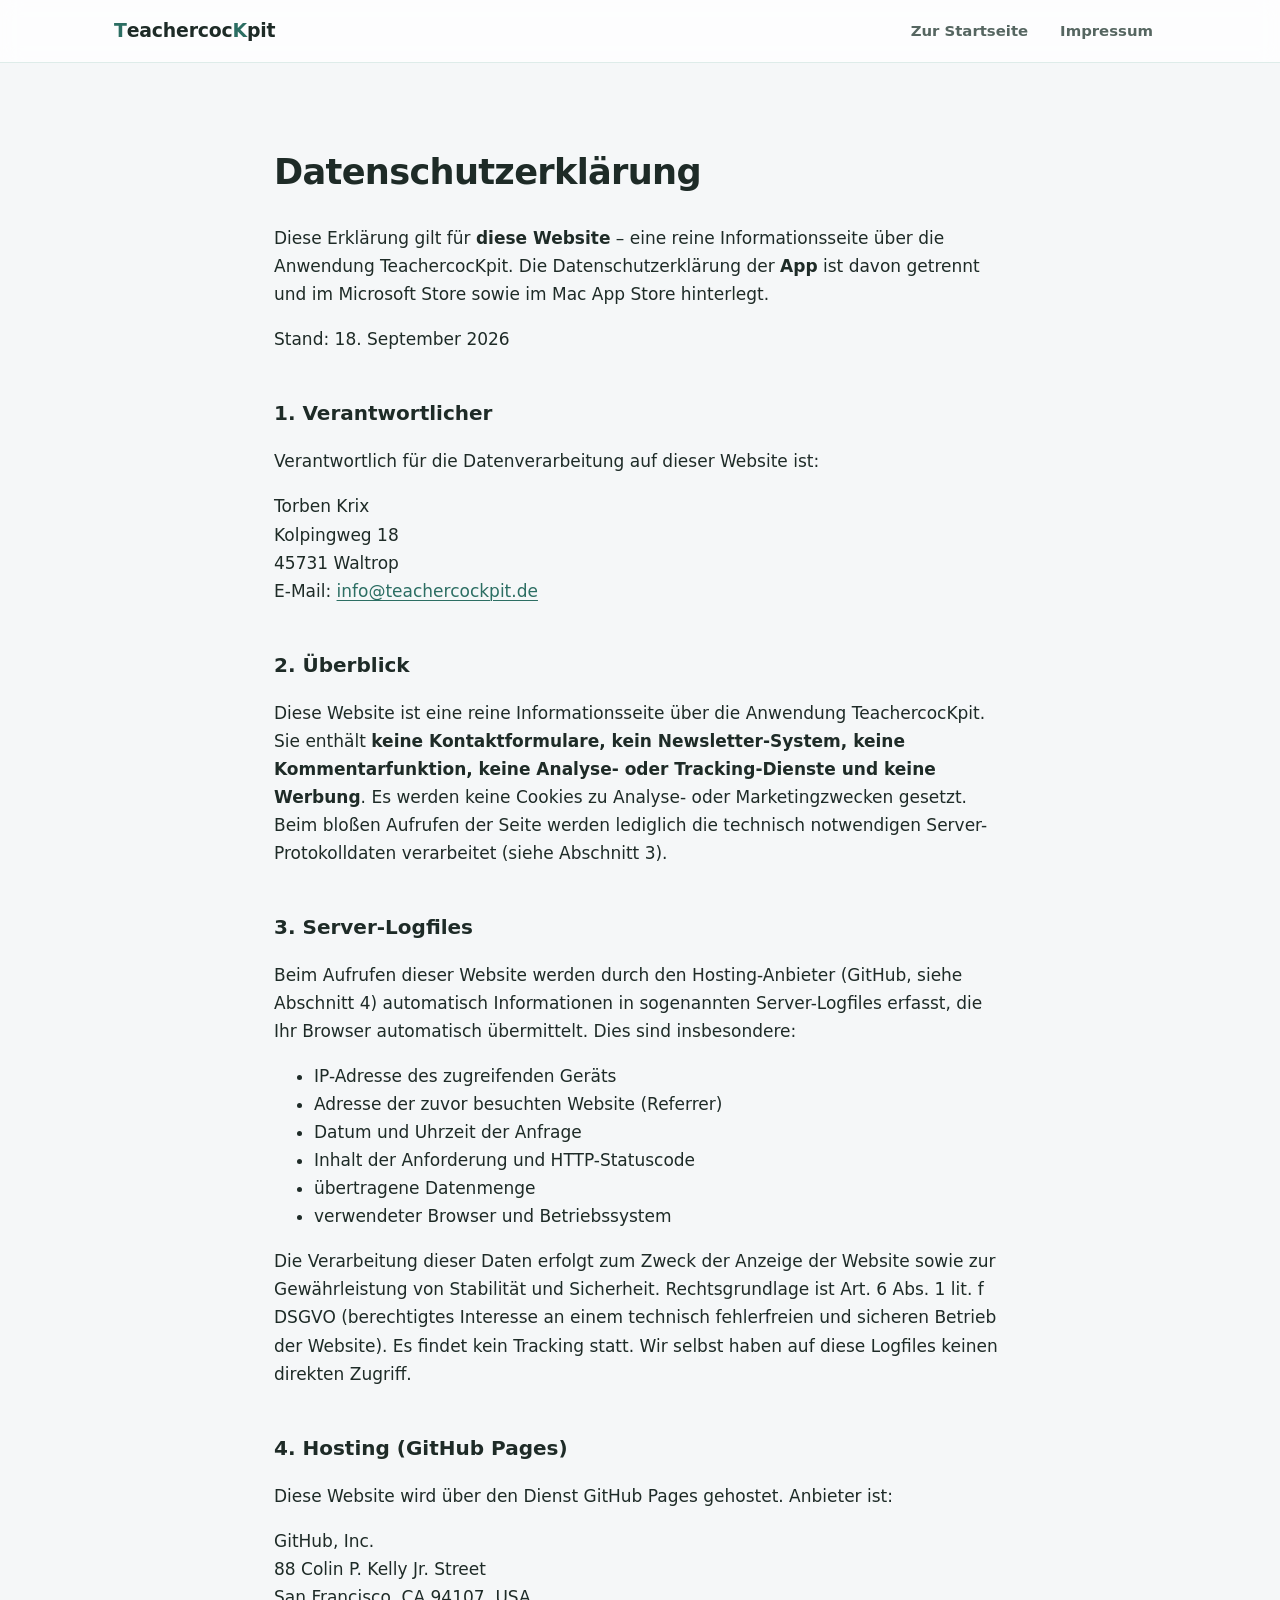
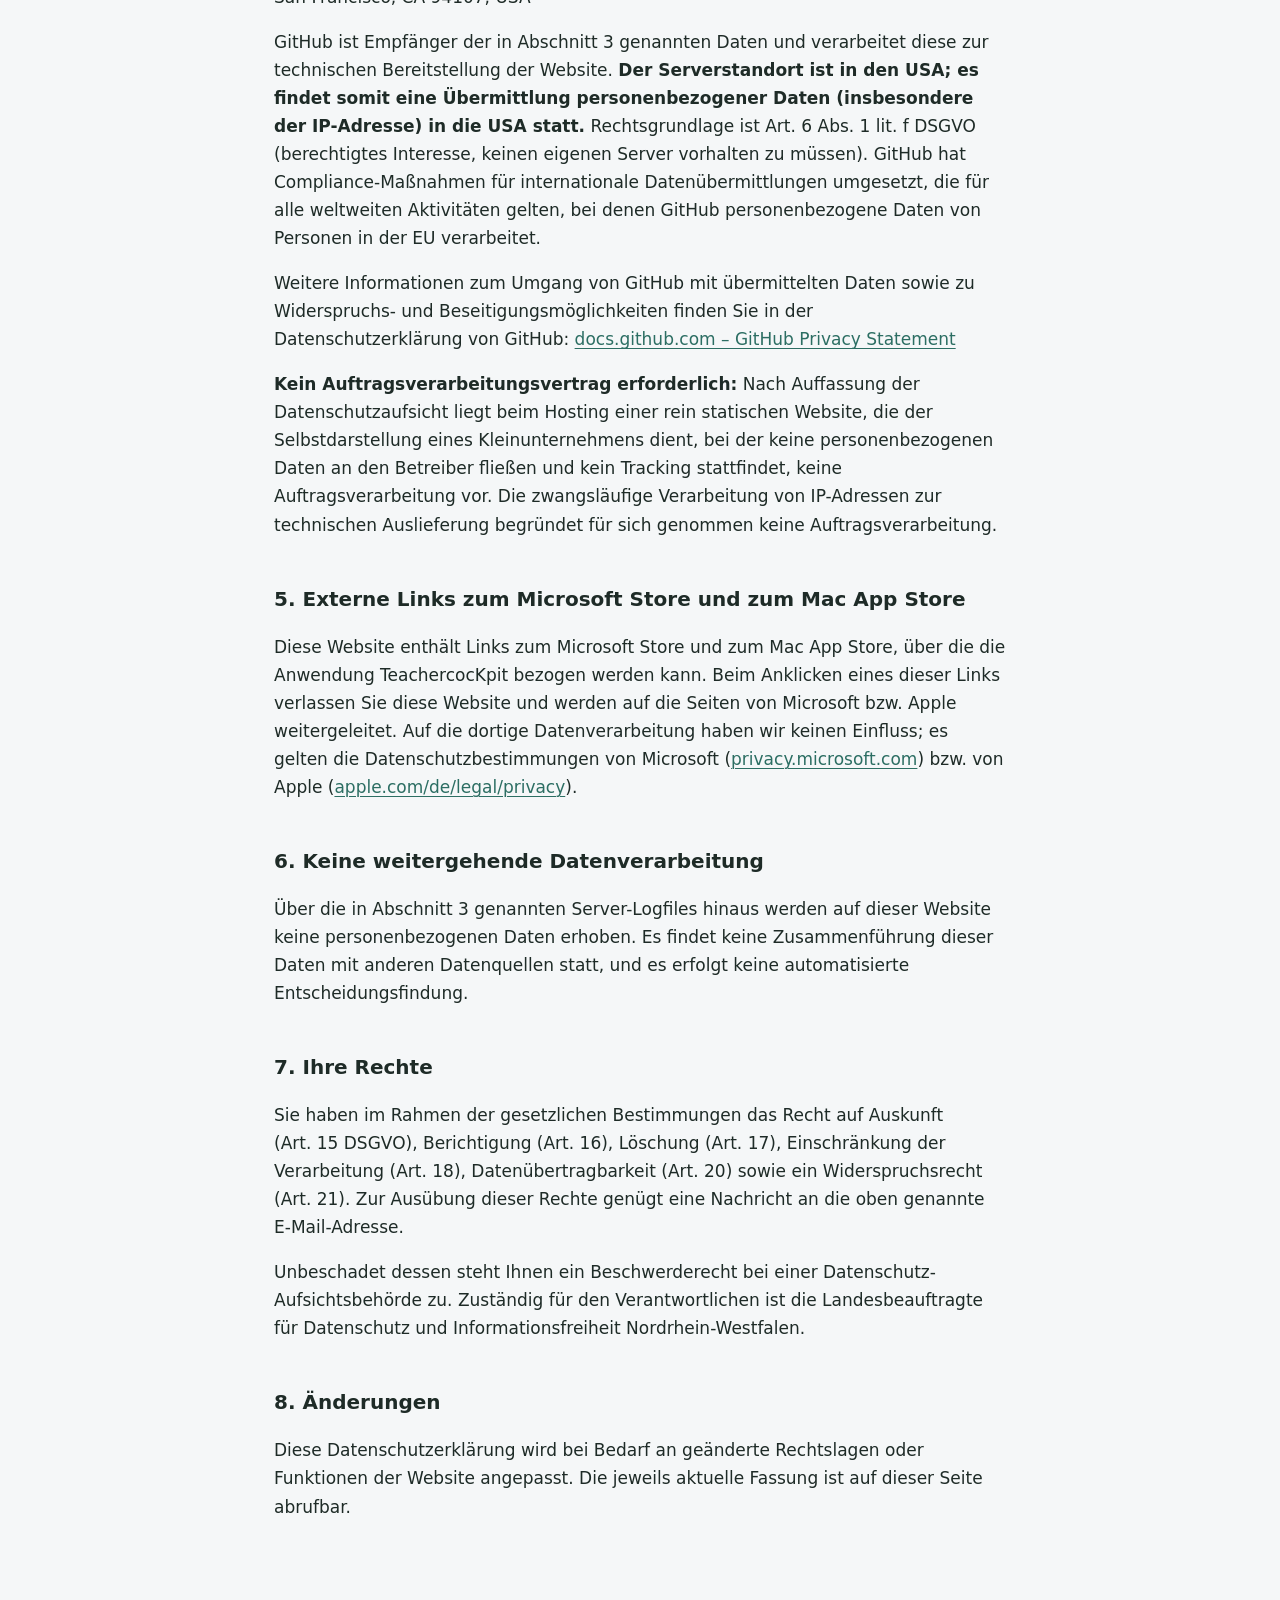
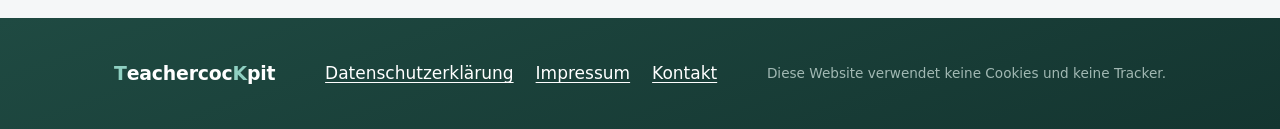
<file: datenschutz.html>
<!DOCTYPE html>
<html lang="de">
<head>
<meta charset="UTF-8">
<meta name="viewport" content="width=device-width, initial-scale=1.0">
<title>Datenschutzerklärung – TeachercocKpit</title>
<meta name="robots" content="noindex">
<link rel="canonical" href="https://teachercockpit.de/datenschutz.html">
<link rel="icon" href="favicon.ico" sizes="any">
<link rel="apple-touch-icon" href="apple-touch-icon.png">
<meta name="theme-color" content="#2c6e63">
<link rel="stylesheet" href="style.css">
</head>
<body>

<header class="site-header">
  <div class="wrap">
    <a class="wordmark" href="index.html"><span class="tk">T</span>eachercoc<span class="tk">K</span>pit</a>
    <nav class="site-nav" aria-label="Hauptnavigation">
      <a href="index.html">Zur Startseite</a>
      <a href="impressum.html">Impressum</a>
    </nav>
  </div>
</header>

<main class="legal">
  <div class="wrap">

    

    <h1>Datenschutzerklärung</h1>
    <p class="legal-note">Diese Erklärung gilt für <strong>diese Website</strong> – eine reine Informationsseite über die
    Anwendung TeachercocKpit. Die Datenschutzerklärung der <strong>App</strong> ist davon getrennt und im
    Microsoft Store sowie im Mac App Store hinterlegt.</p>

    <p>Stand: 18. September 2026</p>

    <h2>1. Verantwortlicher</h2>
    <p>Verantwortlich für die Datenverarbeitung auf dieser Website ist:</p>
    <p>
      <span data-site="publisherName">Torben Krix</span><br>
      <span data-site="addressLine1">Kolpingweg 18</span><br>
      <span data-site="addressLine2">45731 Waltrop</span><br>
      E-Mail: <a data-mail href="mailto:info@teachercockpit.de">info@teachercockpit.de</a>
    </p>

    <h2>2. Überblick</h2>
    <p>Diese Website ist eine reine Informationsseite über die Anwendung TeachercocKpit. Sie enthält
    <strong>keine Kontaktformulare, kein Newsletter-System, keine Kommentarfunktion, keine Analyse- oder
    Tracking-Dienste und keine Werbung</strong>. Es werden keine Cookies zu Analyse- oder Marketingzwecken
    gesetzt. Beim bloßen Aufrufen der Seite werden lediglich die technisch notwendigen
    Server-Protokolldaten verarbeitet (siehe Abschnitt&nbsp;3).</p>

    <h2>3. Server-Logfiles</h2>
    <p>Beim Aufrufen dieser Website werden durch den Hosting-Anbieter (GitHub, siehe Abschnitt&nbsp;4)
    automatisch Informationen in sogenannten Server-Logfiles erfasst, die Ihr Browser automatisch
    übermittelt. Dies sind insbesondere:</p>
    <ul>
      <li>IP-Adresse des zugreifenden Geräts</li>
      <li>Adresse der zuvor besuchten Website (Referrer)</li>
      <li>Datum und Uhrzeit der Anfrage</li>
      <li>Inhalt der Anforderung und HTTP-Statuscode</li>
      <li>übertragene Datenmenge</li>
      <li>verwendeter Browser und Betriebssystem</li>
    </ul>
    <p>Die Verarbeitung dieser Daten erfolgt zum Zweck der Anzeige der Website sowie zur Gewährleistung
    von Stabilität und Sicherheit. Rechtsgrundlage ist Art.&nbsp;6 Abs.&nbsp;1 lit.&nbsp;f DSGVO
    (berechtigtes Interesse an einem technisch fehlerfreien und sicheren Betrieb der Website). Es findet
    kein Tracking statt. Wir selbst haben auf diese Logfiles keinen direkten Zugriff.</p>

    <h2>4. Hosting (GitHub Pages)</h2>
    <p>Diese Website wird über den Dienst GitHub&nbsp;Pages gehostet. Anbieter ist:</p>
    <p>GitHub, Inc.<br>
    88 Colin P. Kelly Jr. Street<br>
    San Francisco, CA 94107, USA</p>
    <p>GitHub ist Empfänger der in Abschnitt&nbsp;3 genannten Daten und verarbeitet diese zur technischen
    Bereitstellung der Website. <strong>Der Serverstandort ist in den USA; es findet somit eine Übermittlung
    personenbezogener Daten (insbesondere der IP-Adresse) in die USA statt.</strong> Rechtsgrundlage ist
    Art.&nbsp;6 Abs.&nbsp;1 lit.&nbsp;f DSGVO (berechtigtes Interesse, keinen eigenen Server vorhalten zu
    müssen). GitHub hat Compliance-Maßnahmen für internationale Datenübermittlungen umgesetzt, die für alle
    weltweiten Aktivitäten gelten, bei denen GitHub personenbezogene Daten von Personen in der EU
    verarbeitet.</p>
    <p>Weitere Informationen zum Umgang von GitHub mit übermittelten Daten sowie zu Widerspruchs- und
    Beseitigungsmöglichkeiten finden Sie in der Datenschutzerklärung von GitHub:
    <a href="https://docs.github.com/en/site-policy/privacy-policies/github-privacy-statement" target="_blank" rel="noopener">docs.github.com – GitHub Privacy Statement</a></p>
    <p><strong>Kein Auftragsverarbeitungsvertrag erforderlich:</strong> Nach Auffassung der
    Datenschutzaufsicht liegt beim Hosting einer rein statischen Website, die der Selbstdarstellung eines
    Kleinunternehmens dient, bei der keine personenbezogenen Daten an den Betreiber fließen und kein
    Tracking stattfindet, keine Auftragsverarbeitung vor. Die zwangsläufige Verarbeitung von IP-Adressen zur
    technischen Auslieferung begründet für sich genommen keine Auftragsverarbeitung.</p>

    <h2>5. Externe Links zum Microsoft Store und zum Mac App Store</h2>
    <p>Diese Website enthält Links zum Microsoft Store und zum Mac App Store, über die die Anwendung
    TeachercocKpit bezogen werden kann. Beim Anklicken eines dieser Links verlassen Sie diese Website und werden
    auf die Seiten von Microsoft bzw. Apple weitergeleitet. Auf die dortige Datenverarbeitung haben wir keinen
    Einfluss; es gelten die Datenschutzbestimmungen von Microsoft
    (<a href="https://privacy.microsoft.com" target="_blank" rel="noopener">privacy.microsoft.com</a>) bzw. von Apple
    (<a href="https://www.apple.com/de/legal/privacy/" target="_blank" rel="noopener">apple.com/de/legal/privacy</a>).</p>

    <h2>6. Keine weitergehende Datenverarbeitung</h2>
    <p>Über die in Abschnitt&nbsp;3 genannten Server-Logfiles hinaus werden auf dieser Website keine
    personenbezogenen Daten erhoben. Es findet keine Zusammenführung dieser Daten mit anderen Datenquellen
    statt, und es erfolgt keine automatisierte Entscheidungsfindung.</p>

    <h2>7. Ihre Rechte</h2>
    <p>Sie haben im Rahmen der gesetzlichen Bestimmungen das Recht auf Auskunft (Art.&nbsp;15 DSGVO),
    Berichtigung (Art.&nbsp;16), Löschung (Art.&nbsp;17), Einschränkung der Verarbeitung (Art.&nbsp;18),
    Datenübertragbarkeit (Art.&nbsp;20) sowie ein Widerspruchsrecht (Art.&nbsp;21). Zur Ausübung dieser
    Rechte genügt eine Nachricht an die oben genannte E-Mail-Adresse.</p>
    <p>Unbeschadet dessen steht Ihnen ein Beschwerderecht bei einer Datenschutz-Aufsichtsbehörde zu.
    Zuständig für den Verantwortlichen ist die Landesbeauftragte für Datenschutz und Informationsfreiheit
    Nordrhein-Westfalen.</p>

    <h2>8. Änderungen</h2>
    <p>Diese Datenschutzerklärung wird bei Bedarf an geänderte Rechtslagen oder Funktionen der Website
    angepasst. Die jeweils aktuelle Fassung ist auf dieser Seite abrufbar.</p>

  </div>
</main>

<footer class="site-footer">
  <div class="wrap">
    <span class="wordmark"><span class="tk">T</span>eachercoc<span class="tk">K</span>pit</span>
    <nav aria-label="Rechtliches">
      <a href="datenschutz.html">Datenschutzerklärung</a>
      <a href="impressum.html">Impressum</a>
      <a href="index.html#kontakt">Kontakt</a>
    </nav>
    <small>Diese Website verwendet keine Cookies und keine Tracker.</small>
  </div>
</footer>

<script src="config.js"></script>
</body>
</html>
</file>
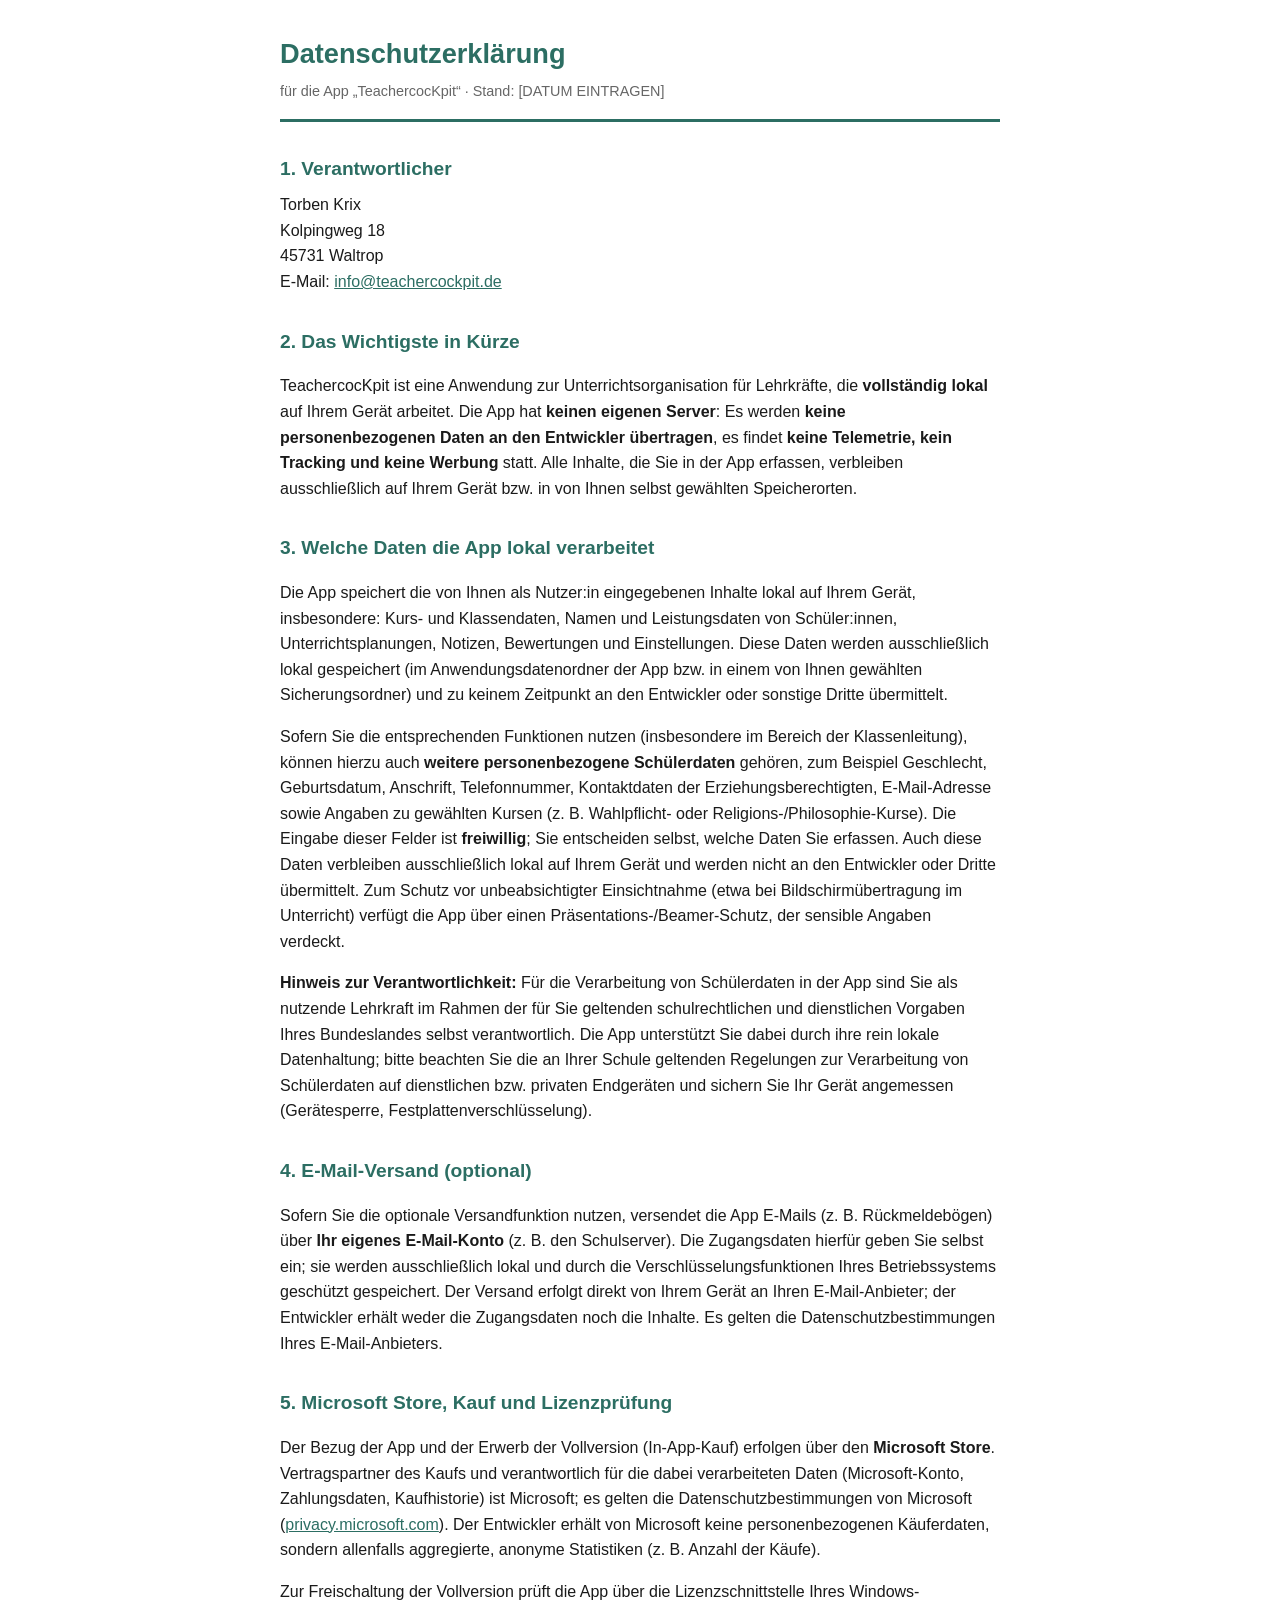
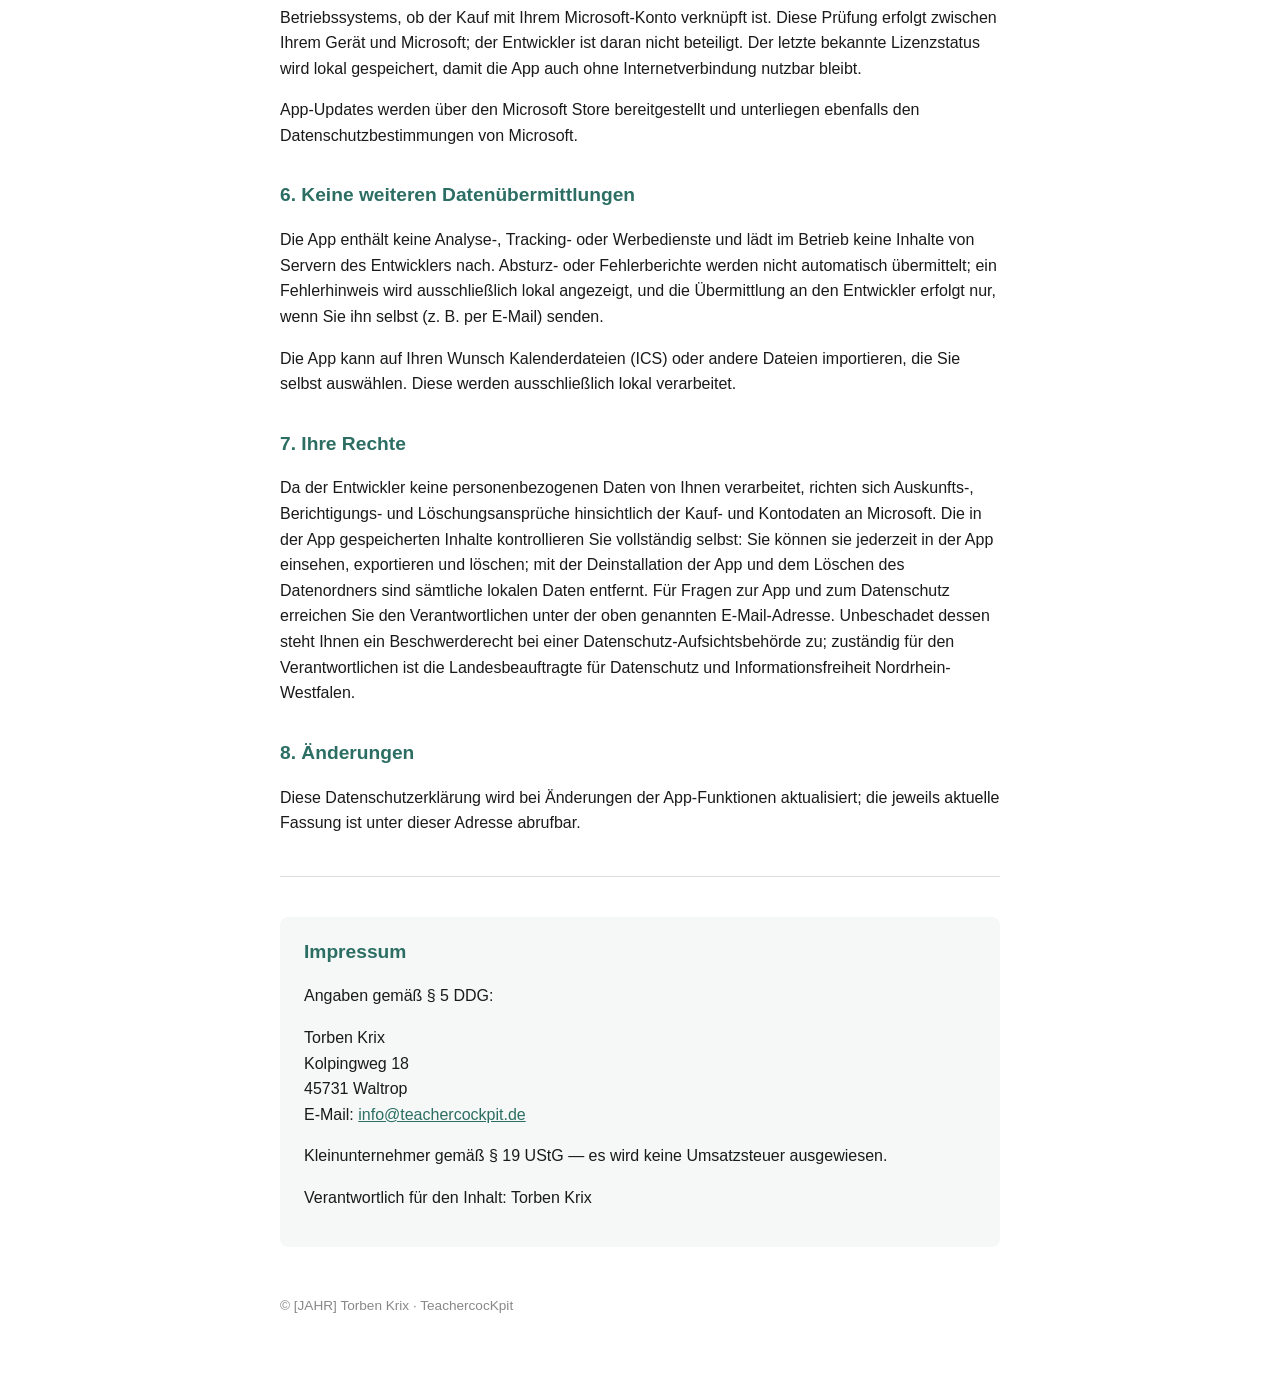
<file: datenschutz_app.html>
<!DOCTYPE html>
<html lang="de">
<head>
<meta charset="utf-8">
<meta name="viewport" content="width=device-width, initial-scale=1">
<meta name="robots" content="index,follow">
<title>Datenschutzerklärung – TeachercocKpit</title>
<style>
  :root { --tk: #2c6e63; }
  * { box-sizing: border-box; }
  body {
    font-family: -apple-system, BlinkMacSystemFont, "Segoe UI", Roboto, Helvetica, Arial, sans-serif;
    line-height: 1.6;
    color: #1a1a1a;
    max-width: 760px;
    margin: 0 auto;
    padding: 2rem 1.25rem 4rem;
    background: #fff;
  }
  header { border-bottom: 3px solid var(--tk); padding-bottom: 1rem; margin-bottom: 2rem; }
  h1 { color: var(--tk); font-size: 1.7rem; margin: 0 0 .25rem; }
  h2 { color: var(--tk); font-size: 1.2rem; margin: 2rem 0 .5rem; }
  .stand { color: #666; font-size: .9rem; }
  p, li { font-size: 1rem; }
  a { color: var(--tk); }
  address { font-style: normal; margin: .5rem 0; }
  hr { border: none; border-top: 1px solid #ddd; margin: 2.5rem 0; }
  .impressum { background: #f5f8f7; padding: 1.25rem 1.5rem; border-radius: 8px; }
  footer { margin-top: 3rem; color: #888; font-size: .85rem; }
</style>
</head>
<body>

<header>
  <h1>Datenschutzerklärung</h1>
  <div class="stand">für die App „TeachercocKpit“ · Stand: <!-- DATUM EINTRAGEN -->[DATUM EINTRAGEN]</div>
</header>

<h2>1. Verantwortlicher</h2>
<address>
  Torben Krix<br>
  Kolpingweg 18<br>
  45731 Waltrop<br>
  E-Mail: <a href="mailto:info@teachercockpit.de">info@teachercockpit.de</a>
</address>

<h2>2. Das Wichtigste in Kürze</h2>
<p>TeachercocKpit ist eine Anwendung zur Unterrichtsorganisation für Lehrkräfte, die <strong>vollständig lokal</strong> auf Ihrem Gerät arbeitet. Die App hat <strong>keinen eigenen Server</strong>: Es werden <strong>keine personenbezogenen Daten an den Entwickler übertragen</strong>, es findet <strong>keine Telemetrie, kein Tracking und keine Werbung</strong> statt. Alle Inhalte, die Sie in der App erfassen, verbleiben ausschließlich auf Ihrem Gerät bzw. in von Ihnen selbst gewählten Speicherorten.</p>

<h2>3. Welche Daten die App lokal verarbeitet</h2>
<p>Die App speichert die von Ihnen als Nutzer:in eingegebenen Inhalte lokal auf Ihrem Gerät, insbesondere: Kurs- und Klassendaten, Namen und Leistungsdaten von Schüler:innen, Unterrichtsplanungen, Notizen, Bewertungen und Einstellungen. Diese Daten werden ausschließlich lokal gespeichert (im Anwendungsdatenordner der App bzw. in einem von Ihnen gewählten Sicherungsordner) und zu keinem Zeitpunkt an den Entwickler oder sonstige Dritte übermittelt.</p>
<p>Sofern Sie die entsprechenden Funktionen nutzen (insbesondere im Bereich der Klassenleitung), können hierzu auch <strong>weitere personenbezogene Schülerdaten</strong> gehören, zum Beispiel Geschlecht, Geburtsdatum, Anschrift, Telefonnummer, Kontaktdaten der Erziehungsberechtigten, E-Mail-Adresse sowie Angaben zu gewählten Kursen (z. B. Wahlpflicht- oder Religions-/Philosophie-Kurse). Die Eingabe dieser Felder ist <strong>freiwillig</strong>; Sie entscheiden selbst, welche Daten Sie erfassen. Auch diese Daten verbleiben ausschließlich lokal auf Ihrem Gerät und werden nicht an den Entwickler oder Dritte übermittelt. Zum Schutz vor unbeabsichtigter Einsichtnahme (etwa bei Bildschirmübertragung im Unterricht) verfügt die App über einen Präsentations-/Beamer-Schutz, der sensible Angaben verdeckt.</p>
<p><strong>Hinweis zur Verantwortlichkeit:</strong> Für die Verarbeitung von Schülerdaten in der App sind Sie als nutzende Lehrkraft im Rahmen der für Sie geltenden schulrechtlichen und dienstlichen Vorgaben Ihres Bundeslandes selbst verantwortlich. Die App unterstützt Sie dabei durch ihre rein lokale Datenhaltung; bitte beachten Sie die an Ihrer Schule geltenden Regelungen zur Verarbeitung von Schülerdaten auf dienstlichen bzw. privaten Endgeräten und sichern Sie Ihr Gerät angemessen (Gerätesperre, Festplattenverschlüsselung).</p>

<h2>4. E-Mail-Versand (optional)</h2>
<p>Sofern Sie die optionale Versandfunktion nutzen, versendet die App E-Mails (z. B. Rückmeldebögen) über <strong>Ihr eigenes E-Mail-Konto</strong> (z. B. den Schulserver). Die Zugangsdaten hierfür geben Sie selbst ein; sie werden ausschließlich lokal und durch die Verschlüsselungsfunktionen Ihres Betriebssystems geschützt gespeichert. Der Versand erfolgt direkt von Ihrem Gerät an Ihren E-Mail-Anbieter; der Entwickler erhält weder die Zugangsdaten noch die Inhalte. Es gelten die Datenschutzbestimmungen Ihres E-Mail-Anbieters.</p>

<h2>5. Microsoft Store, Kauf und Lizenzprüfung</h2>
<p>Der Bezug der App und der Erwerb der Vollversion (In-App-Kauf) erfolgen über den <strong>Microsoft Store</strong>. Vertragspartner des Kaufs und verantwortlich für die dabei verarbeiteten Daten (Microsoft-Konto, Zahlungsdaten, Kaufhistorie) ist Microsoft; es gelten die Datenschutzbestimmungen von Microsoft (<a href="https://privacy.microsoft.com" target="_blank" rel="noopener">privacy.microsoft.com</a>). Der Entwickler erhält von Microsoft keine personenbezogenen Käuferdaten, sondern allenfalls aggregierte, anonyme Statistiken (z. B. Anzahl der Käufe).</p>
<p>Zur Freischaltung der Vollversion prüft die App über die Lizenzschnittstelle Ihres Windows-Betriebssystems, ob der Kauf mit Ihrem Microsoft-Konto verknüpft ist. Diese Prüfung erfolgt zwischen Ihrem Gerät und Microsoft; der Entwickler ist daran nicht beteiligt. Der letzte bekannte Lizenzstatus wird lokal gespeichert, damit die App auch ohne Internetverbindung nutzbar bleibt.</p>
<p>App-Updates werden über den Microsoft Store bereitgestellt und unterliegen ebenfalls den Datenschutzbestimmungen von Microsoft.</p>

<h2>6. Keine weiteren Datenübermittlungen</h2>
<p>Die App enthält keine Analyse-, Tracking- oder Werbedienste und lädt im Betrieb keine Inhalte von Servern des Entwicklers nach. Absturz- oder Fehlerberichte werden nicht automatisch übermittelt; ein Fehlerhinweis wird ausschließlich lokal angezeigt, und die Übermittlung an den Entwickler erfolgt nur, wenn Sie ihn selbst (z. B. per E-Mail) senden.</p>
<p>Die App kann auf Ihren Wunsch Kalenderdateien (ICS) oder andere Dateien importieren, die Sie selbst auswählen. Diese werden ausschließlich lokal verarbeitet.</p>

<h2>7. Ihre Rechte</h2>
<p>Da der Entwickler keine personenbezogenen Daten von Ihnen verarbeitet, richten sich Auskunfts-, Berichtigungs- und Löschungsansprüche hinsichtlich der Kauf- und Kontodaten an Microsoft. Die in der App gespeicherten Inhalte kontrollieren Sie vollständig selbst: Sie können sie jederzeit in der App einsehen, exportieren und löschen; mit der Deinstallation der App und dem Löschen des Datenordners sind sämtliche lokalen Daten entfernt. Für Fragen zur App und zum Datenschutz erreichen Sie den Verantwortlichen unter der oben genannten E-Mail-Adresse. Unbeschadet dessen steht Ihnen ein Beschwerderecht bei einer Datenschutz-Aufsichtsbehörde zu; zuständig für den Verantwortlichen ist die Landesbeauftragte für Datenschutz und Informationsfreiheit Nordrhein-Westfalen.</p>

<h2>8. Änderungen</h2>
<p>Diese Datenschutzerklärung wird bei Änderungen der App-Funktionen aktualisiert; die jeweils aktuelle Fassung ist unter dieser Adresse abrufbar.</p>

<hr>

<div class="impressum">
  <h2 style="margin-top:0">Impressum</h2>
  <p>Angaben gemäß § 5 DDG:</p>
  <address>
    Torben Krix<br>
    Kolpingweg 18<br>
    45731 Waltrop<br>
    E-Mail: <a href="mailto:info@teachercockpit.de">info@teachercockpit.de</a>
  </address>
  <p>Kleinunternehmer gemäß § 19 UStG — es wird keine Umsatzsteuer ausgewiesen.</p>
  <p>Verantwortlich für den Inhalt: Torben Krix</p>
</div>

<footer>
  © <!-- JAHR -->[JAHR] Torben Krix · TeachercocKpit
</footer>

</body>
</html>
</file>
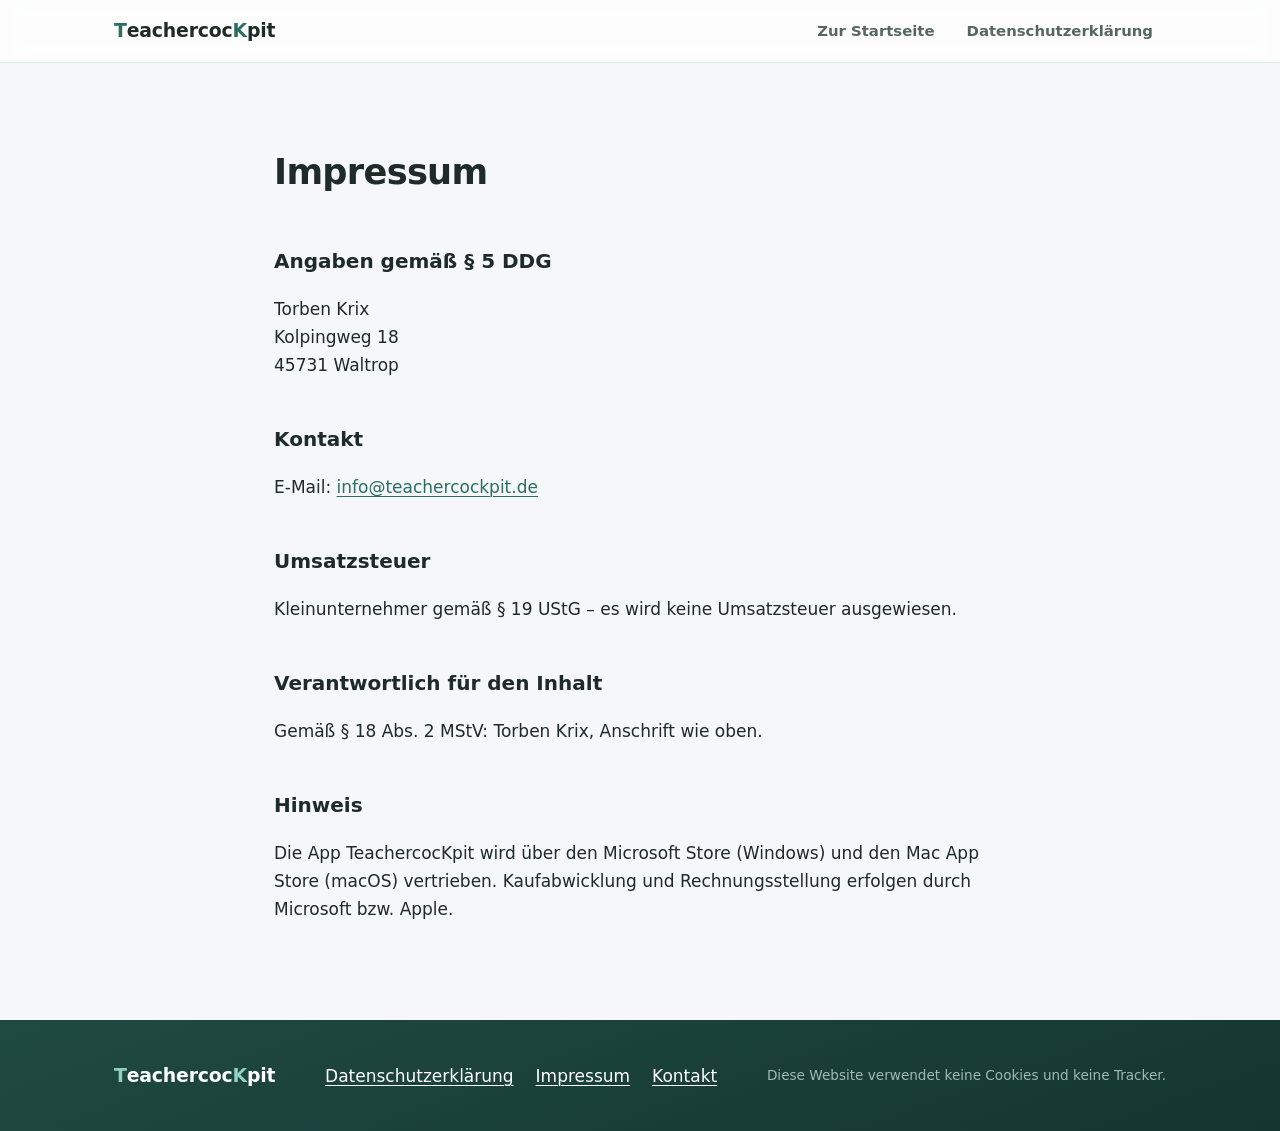
<file: impressum.html>
<!DOCTYPE html>
<html lang="de">
<head>
<meta charset="UTF-8">
<meta name="viewport" content="width=device-width, initial-scale=1.0">
<title>Impressum – TeachercocKpit</title>
<meta name="robots" content="noindex">
<link rel="canonical" href="https://teachercockpit.de/impressum.html">
<link rel="icon" href="favicon.ico" sizes="any">
<link rel="apple-touch-icon" href="apple-touch-icon.png">
<meta name="theme-color" content="#2c6e63">
<link rel="stylesheet" href="style.css">
</head>
<body>

<header class="site-header">
  <div class="wrap">
    <a class="wordmark" href="index.html"><span class="tk">T</span>eachercoc<span class="tk">K</span>pit</a>
    <nav class="site-nav" aria-label="Hauptnavigation">
      <a href="index.html">Zur Startseite</a>
      <a href="datenschutz.html">Datenschutzerklärung</a>
    </nav>
  </div>
</header>

<main class="legal">
  <div class="wrap">

    <h1>Impressum</h1>

    <h2>Angaben gemäß § 5 DDG</h2>
    <p>
      <span data-site="publisherName">Torben Krix</span><br>
      <span data-site="addressLine1">Kolpingweg 18</span><br>
      <span data-site="addressLine2">45731 Waltrop</span>
    </p>

    <h2>Kontakt</h2>
    <p>E-Mail: <a data-mail href="#">info@teachercockpit.de</a></p>

    <p data-vat-row>
      <strong>Umsatzsteuer-Identifikationsnummer</strong> gemäß § 27a UStG:<br>
      <span data-site="vatId"></span>
    </p>

    <h2>Umsatzsteuer</h2>
    <p>Kleinunternehmer gemäß § 19 UStG – es wird keine Umsatzsteuer ausgewiesen.</p>

    <h2>Verantwortlich für den Inhalt</h2>
    <p>
      Gemäß § 18 Abs. 2 MStV: <span data-site="publisherName">Torben Krix</span>, Anschrift wie oben.
    </p>

    <h2>Hinweis</h2>
    <p>Die App <span data-site="appName">TeachercocKpit</span> wird über den Microsoft Store (Windows)
    und den Mac App Store (macOS) vertrieben. Kaufabwicklung und Rechnungsstellung erfolgen durch Microsoft
    bzw. Apple.</p>

  </div>
</main>

<footer class="site-footer">
  <div class="wrap">
    <span class="wordmark"><span class="tk">T</span>eachercoc<span class="tk">K</span>pit</span>
    <nav aria-label="Rechtliches">
      <a href="datenschutz.html">Datenschutzerklärung</a>
      <a href="impressum.html">Impressum</a>
      <a href="index.html#kontakt">Kontakt</a>
    </nav>
    <small>Diese Website verwendet keine Cookies und keine Tracker.</small>
  </div>
</footer>

<script src="config.js"></script>
</body>
</html>
</file>
<file: style.css>
/* =========================================================================
   TeachercocKpit – gemeinsames Stylesheet (v2, modernisiert)
   Keine externen Fonts, keine CDNs, keine Tracker.
   ========================================================================= */
:root {
  --petrol: #2c6e63;
  --petrol-bright: #3a8f80;
  --petrol-dark: #1f4a42;
  --petrol-deep: #143530;
  --petrol-tint: #e9f1ef;
  --petrol-line: #cadfda;
  --bg: #f5f7f8;
  --card: #ffffff;
  --ink: #1e2b27;
  --ink-soft: #566661;
  --line: #e0e7e5;
  --radius: 16px;
  --radius-sm: 10px;
  --shadow: 0 1px 2px rgba(20, 53, 48, .05), 0 10px 30px rgba(20, 53, 48, .08);
  --shadow-lift: 0 2px 4px rgba(20, 53, 48, .06), 0 18px 44px rgba(20, 53, 48, .13);
  --grad-primary: linear-gradient(135deg, #358375, #245c53);
  --maxw: 1100px;
}

* { box-sizing: border-box; }
html { scroll-behavior: smooth; }
/* Ankersprünge landen sonst unter dem sticky Header (mobil zweizeilig, daher mehr). */
section[id], div[id] { scroll-margin-top: 76px; }
@media (max-width: 620px) { section[id], div[id] { scroll-margin-top: 112px; } }

body {
  margin: 0;
  font-family: system-ui, -apple-system, "Segoe UI", Roboto, "Helvetica Neue", Arial, sans-serif;
  font-size: 17px;
  line-height: 1.65;
  color: var(--ink);
  background: var(--bg);
  -webkit-font-smoothing: antialiased;
}
::selection { background: var(--petrol); color: #fff; }

.wrap { max-width: var(--maxw); margin: 0 auto; padding: 0 24px; }

a { color: var(--petrol); text-decoration-thickness: 1px; text-underline-offset: 3px; }
a:hover { color: var(--petrol-dark); }
:focus-visible { outline: 3px solid var(--petrol); outline-offset: 2px; border-radius: 4px; }

/* --- Wortmarke ----------------------------------------------------------- */
.wordmark {
  font-weight: 700; letter-spacing: -0.01em; color: var(--ink);
  text-decoration: none; font-size: 1.18rem; white-space: nowrap;
}
.wordmark .tk { color: var(--petrol); font-weight: 800; }

/* --- Kopfzeile ----------------------------------------------------------- */
.site-header {
  position: sticky; top: 0; z-index: 20;
  background: rgba(255, 255, 255, .78);
  backdrop-filter: blur(10px) saturate(1.2);
  -webkit-backdrop-filter: blur(10px) saturate(1.2);
  border-bottom: 1px solid rgba(202, 223, 218, .6);
}
.site-header .wrap {
  display: flex; align-items: center; justify-content: space-between;
  min-height: 62px; gap: 16px;
}
.site-nav { display: flex; gap: 6px; flex-wrap: wrap; }
.site-nav a {
  color: var(--ink-soft); text-decoration: none; font-size: .93rem; font-weight: 550;
  padding: 6px 13px; border-radius: 999px;
  transition: background .18s ease, color .18s ease;
}
.site-nav a:hover { color: var(--petrol-dark); background: var(--petrol-tint); }

/* --- Buttons ------------------------------------------------------------- */
.btn {
  display: inline-block; padding: 13px 26px; border-radius: 999px;
  font-weight: 620; font-size: 1rem; text-decoration: none;
  border: 1.5px solid transparent; cursor: pointer;
  transition: transform .18s ease, box-shadow .18s ease, background .18s ease;
}
.btn-primary {
  background: var(--grad-primary); color: #fff;
  box-shadow: 0 2px 6px rgba(31, 74, 66, .28), 0 8px 22px rgba(31, 74, 66, .22);
}
.btn-primary:hover {
  color: #fff; transform: translateY(-2px);
  box-shadow: 0 4px 10px rgba(31, 74, 66, .3), 0 14px 32px rgba(31, 74, 66, .28);
}
.btn-primary.is-pending {
  background: linear-gradient(135deg, #6c7b76, #566661);
  cursor: default; pointer-events: none; box-shadow: none;
}
.btn-secondary {
  background: rgba(255, 255, 255, .7); color: var(--petrol-dark);
  border-color: var(--petrol-line);
}
.btn-secondary:hover { background: var(--petrol-tint); border-color: var(--petrol); transform: translateY(-2px); }

/* --- Hero ---------------------------------------------------------------- */
.hero { position: relative; padding: 88px 0 72px; overflow: hidden; }
.hero::before {
  content: ""; position: absolute; inset: 0; pointer-events: none;
  background:
    radial-gradient(640px 420px at 82% 8%, rgba(58, 143, 128, .16), transparent 65%),
    radial-gradient(520px 380px at 4% 96%, rgba(44, 110, 99, .1), transparent 65%);
}
.hero::after {
  content: ""; position: absolute; inset: 0; pointer-events: none; opacity: .5;
  background-image: radial-gradient(rgba(44, 110, 99, .14) 1px, transparent 1.5px);
  background-size: 26px 26px;
  mask-image: radial-gradient(700px 480px at 78% 22%, #000 0%, transparent 72%);
  -webkit-mask-image: radial-gradient(700px 480px at 78% 22%, #000 0%, transparent 72%);
}
.hero .wrap {
  position: relative;
  display: grid; grid-template-columns: 1.05fr .95fr; gap: 56px; align-items: center;
}
.eyebrow {
  display: inline-flex; align-items: center; gap: 8px;
  font-size: .8rem; font-weight: 650; letter-spacing: .08em; text-transform: uppercase;
  color: var(--petrol-dark); background: rgba(255, 255, 255, .75);
  border: 1px solid var(--petrol-line);
  padding: 6px 14px; border-radius: 999px; margin-bottom: 22px;
  box-shadow: 0 1px 3px rgba(20, 53, 48, .06);
}
.eyebrow::before {
  content: ""; width: 8px; height: 8px; border-radius: 50%;
  background: var(--petrol-bright); flex: none;
  box-shadow: 0 0 0 3px rgba(58, 143, 128, .2);
}
.hero h1 {
  font-size: clamp(2.2rem, 4.8vw, 3.4rem);
  line-height: 1.08; letter-spacing: -0.028em; margin: 0 0 20px; font-weight: 760;
}
.hero h1 .accent {
  color: var(--petrol);
  background: linear-gradient(180deg, transparent 78%, rgba(58, 143, 128, .28) 78%, rgba(58, 143, 128, .28) 94%, transparent 94%);
  padding: 0 .04em;
}
.hero p.lead { font-size: 1.16rem; color: var(--ink-soft); margin: 0 0 30px; max-width: 33em; }
.hero-actions { display: flex; gap: 14px; flex-wrap: wrap; }
/* Die Mac-Ankuendigung unter den Knoepfen. Bewusst kein dritter Knopf: Es gibt noch
   nichts zu klicken, und ein Knopf, der nichts tut, ist schlechter als ein Satz. */
.hero-note { margin: 14px 0 0; font-size: 15px; color: var(--ink-soft); }
.hero-note strong { color: var(--ink); }

/* Fensterrahmen für Screenshots / Platzhalter */
.window {
  background: var(--card); border: 1px solid var(--line);
  border-radius: var(--radius); box-shadow: var(--shadow); overflow: hidden;
  transition: transform .25s ease, box-shadow .25s ease;
}
.hero .window { transform: rotate(.6deg); box-shadow: var(--shadow-lift); }
.hero .window:hover { transform: rotate(0deg) translateY(-3px); }
.window-bar {
  display: flex; align-items: center; gap: 6px;
  padding: 10px 14px; border-bottom: 1px solid var(--line);
  background: linear-gradient(180deg, #fbfcfc, #f3f6f5);
}
.window-bar i { width: 10px; height: 10px; border-radius: 50%; display: inline-block; }
.window-bar i:nth-child(1) { background: #e8a9a0; }
.window-bar i:nth-child(2) { background: #ecd3a0; }
.window-bar i:nth-child(3) { background: #a9cfc4; }
.window img { display: block; width: 100%; height: auto; }
.shot-placeholder {
  aspect-ratio: 16 / 10; display: grid; place-items: center;
  background:
    radial-gradient(420px 260px at 20% 15%, rgba(58, 143, 128, .14), transparent 70%),
    linear-gradient(150deg, var(--petrol-tint) 0%, #f7fbfa 65%);
  color: var(--petrol-dark); font-size: .92rem; font-weight: 550;
  text-align: center; padding: 12px;
}

/* --- Vertrauensband ------------------------------------------------------ */
.trust {
  border-top: 1px solid var(--line); border-bottom: 1px solid var(--line);
  background: var(--card); padding: 18px 0; position: relative;
}
.trust ul {
  list-style: none; margin: 0; padding: 0;
  display: flex; flex-wrap: wrap; gap: 10px 12px; justify-content: center;
}
.trust li {
  font-size: .92rem; color: var(--petrol-dark); font-weight: 570;
  display: flex; align-items: center; gap: 8px;
  background: var(--petrol-tint); border: 1px solid var(--petrol-line);
  padding: 6px 16px; border-radius: 999px;
}
.trust li::before { content: "✓"; color: var(--petrol); font-weight: 800; }

/* --- Abschnitte ---------------------------------------------------------- */
section { padding: 84px 0; }
section.alt { background: var(--card); border-top: 1px solid var(--line); border-bottom: 1px solid var(--line); }
.section-head { max-width: 46em; margin-bottom: 44px; }
.section-eyebrow {
  display: block; font-size: .8rem; font-weight: 680; letter-spacing: .1em;
  text-transform: uppercase; color: var(--petrol-bright); margin-bottom: 10px;
}
.section-head h2 {
  font-size: clamp(1.6rem, 3vw, 2.15rem); letter-spacing: -0.022em; margin: 0 0 12px; font-weight: 730;
}
.section-head p { color: var(--ink-soft); margin: 0; font-size: 1.05rem; }

/* Funktions-Karten */
.grid { display: grid; gap: 22px; }
.grid.cols-3 { grid-template-columns: repeat(3, 1fr); }
.grid.cols-2 { grid-template-columns: repeat(2, 1fr); }
.card {
  position: relative; background: var(--card); border: 1px solid var(--line);
  border-radius: var(--radius); padding: 26px; overflow: hidden;
  transition: transform .22s ease, box-shadow .22s ease, border-color .22s ease;
}
.card::before {
  content: ""; position: absolute; left: 0; top: 0; right: 0; height: 3px;
  background: var(--grad-primary); opacity: 0; transition: opacity .22s ease;
}
.card:hover {
  transform: translateY(-4px); box-shadow: var(--shadow-lift); border-color: var(--petrol-line);
}
.card:hover::before { opacity: 1; }
section.alt .card { background: var(--bg); }
.card h3 { margin: 0 0 8px; font-size: 1.08rem; letter-spacing: -0.01em; }
.card p { margin: 0; color: var(--ink-soft); font-size: .95rem; }
.card .tag {
  display: inline-block; font-size: .73rem; font-weight: 680;
  color: var(--petrol); letter-spacing: .07em; text-transform: uppercase;
  background: var(--petrol-tint); border-radius: 999px; padding: 3px 11px;
  margin-bottom: 12px;
}

/* Screenshot-Raster */
.shots { display: grid; grid-template-columns: 1fr 1fr; gap: 28px; }
.shots figure { margin: 0; }
.shots .window:hover { transform: translateY(-4px); box-shadow: var(--shadow-lift); }
.shots figcaption { font-size: .9rem; color: var(--ink-soft); margin-top: 12px; padding-left: 4px; }
.shots figcaption strong { color: var(--ink); font-weight: 640; }
/* --- Vergrößern per Klick (Lightbox, ohne Fremdbibliothek) -----------------
   Nötig, weil die Seite auf 1100 px Inhaltsbreite begrenzt ist: Auch auf einem
   großen Monitor wird ein Screenshot dort nicht größer, sondern nur der Rand
   breiter. Gemessen landet die 13-px-Schrift der App in der zweispaltigen
   Galerie bei ~5 px. Im Overlay wird das Bild bis zur vollen Fensterhöhe
   gezeigt — damit ist jedes Detail lesbar. */
.zoomable { display: block; position: relative; cursor: zoom-in; }
.zoomable::after {
  content: "⤢"; position: absolute; right: 10px; bottom: 10px;
  width: 32px; height: 32px; display: grid; place-items: center;
  background: rgba(255, 255, 255, .94); color: var(--petrol-dark);
  border: 1px solid var(--petrol-line); border-radius: 8px;
  font-size: 1.05rem; opacity: 0; transition: opacity .18s ease;
  box-shadow: 0 2px 8px rgba(20, 53, 48, .12);
}
.window:hover .zoomable::after,
.zoomable:focus-visible::after { opacity: 1; }

.lightbox {
  position: fixed; inset: 0; z-index: 100; display: none;
  background: rgba(15, 34, 31, .93);
  padding: 24px; place-items: center;
  backdrop-filter: blur(3px); -webkit-backdrop-filter: blur(3px);
}
.lightbox[open], .lightbox.is-open { display: grid; }
.lightbox img {
  max-width: 100%; max-height: calc(100vh - 128px);
  width: auto; height: auto; display: block;
  border-radius: 10px; box-shadow: 0 24px 70px rgba(0, 0, 0, .5);
  background: #fff;
}
.lightbox figcaption {
  color: #dfece8; font-size: .95rem; text-align: center;
  margin-top: 16px; max-width: 70ch;
}
.lightbox-close {
  position: absolute; top: 18px; right: 22px;
  width: 44px; height: 44px; border-radius: 50%;
  background: rgba(255, 255, 255, .12); color: #fff;
  border: 1px solid rgba(255, 255, 255, .3);
  font-size: 1.4rem; line-height: 1; cursor: pointer;
  display: grid; place-items: center;
  transition: background .18s ease;
}
.lightbox-close:hover { background: rgba(255, 255, 255, .24); }
.lightbox-hint {
  position: absolute; bottom: 20px; left: 0; right: 0;
  text-align: center; color: rgba(255, 255, 255, .55); font-size: .84rem;
}
body.lightbox-offen { overflow: hidden; }

/* --- Schultag: Text schmal, Bild über die volle Breite ---------------------
   Bewusst NICHT nebeneinander: Gemessen wäre ein Screenshot dann nur ~530 px breit,
   die 13-px-Schrift der App also auf 4,8 px geschrumpft — unlesbar. Über die volle
   Spaltenbreite (1052 px) landen die 1280-px-Bilder bei Faktor ~0,82; die App-Schrift
   bleibt bei rund 11 px und damit erkennbar. */
.steps { display: flex; flex-direction: column; gap: 72px; }
.step { display: block; }
.step .step-text { max-width: 46em; margin-bottom: 26px; }
.step .window:hover { transform: translateY(-3px); box-shadow: var(--shadow-lift); }
.step-num {
  display: inline-block; font-size: .78rem; font-weight: 700; letter-spacing: .09em;
  text-transform: uppercase; color: var(--petrol);
  background: var(--petrol-tint); border: 1px solid var(--petrol-line);
  padding: 4px 13px; border-radius: 999px; margin-bottom: 14px;
}
.step-text h3 { font-size: 1.42rem; letter-spacing: -0.02em; margin: 0 0 12px; font-weight: 720; }
.step-text p { color: var(--ink-soft); margin: 0 0 12px; }
.step-text .step-note {
  font-size: .93rem; border-left: 3px solid var(--petrol-line);
  padding-left: 14px; margin-bottom: 0; color: var(--ink-soft);
}

/* Karten ohne Hover-Effekt (Abgrenzungs-Abschnitt) */
.card.plain:hover { transform: none; box-shadow: none; border-color: var(--line); }
.card.plain:hover::before { opacity: 0; }
.card-note { font-size: .88rem; color: var(--ink-soft); margin-top: 14px; }
.plain-list { margin: 0; padding-left: 20px; color: var(--ink-soft); font-size: .95rem; }
.plain-list li { margin-bottom: 7px; }
.plain-list strong { color: var(--ink); font-weight: 640; }
.contact-note { font-size: .92rem; color: var(--ink-soft); margin-top: 18px !important; }

/* --- Signatur: "Deine Daten bleiben hier" -------------------------------- */
.local-diagram {
  display: grid; grid-template-columns: 1fr auto 1fr; gap: 30px; align-items: center;
}
.device {
  position: relative; background: var(--card);
  border: 2px solid var(--petrol); border-radius: 20px; padding: 26px;
  box-shadow: 0 0 0 6px rgba(58, 143, 128, .1), var(--shadow-lift);
}
.device h4 {
  margin: 0 0 16px; font-size: .98rem; color: var(--petrol-dark);
  display: flex; align-items: center; gap: 9px;
}
.device h4::before { content: "💻"; }
.chips { display: flex; flex-wrap: wrap; gap: 8px; }
.chip {
  font-size: .84rem; font-weight: 550; color: var(--petrol-dark);
  background: var(--petrol-tint); border: 1px solid var(--petrol-line);
  border-radius: 999px; padding: 5px 13px;
}
.no-flow {
  text-align: center; color: var(--ink-soft); font-size: .9rem; font-weight: 640;
}
.no-flow .barrier {
  display: block; font-size: 1.7rem; color: var(--petrol); margin-bottom: 6px;
}
.cloud-crossed {
  border: 2px dashed var(--petrol-line); border-radius: 20px; padding: 26px;
  color: var(--ink-soft); background: rgba(255, 255, 255, .5);
}
.cloud-crossed h4 { margin: 0 0 10px; font-size: .98rem; }
.cloud-crossed ul { margin: 0; padding-left: 20px; font-size: .9rem; }
.cloud-crossed li { margin-bottom: 3px; }

/* Fächer-Chips */
.subject-chips { display: flex; flex-wrap: wrap; gap: 10px; margin-top: 8px; }
.subject-chips .chip {
  font-size: .93rem; padding: 7px 17px;
  transition: background .18s ease, border-color .18s ease, transform .18s ease;
}
.subject-chips .chip:hover {
  background: #dcebe7; border-color: var(--petrol); transform: translateY(-1px);
}

/* Preis */
.price-cards { display: grid; grid-template-columns: 1fr 1fr; gap: 26px; max-width: 840px; }
.price-card {
  position: relative; background: var(--card); border: 1px solid var(--line);
  border-radius: var(--radius); padding: 34px 30px;
  transition: transform .22s ease, box-shadow .22s ease;
}
.price-card:hover { transform: translateY(-4px); box-shadow: var(--shadow-lift); }
.price-card.featured {
  border: 2px solid var(--petrol);
  background:
    radial-gradient(360px 220px at 100% 0%, rgba(58, 143, 128, .1), transparent 70%),
    var(--card);
  box-shadow: var(--shadow-lift);
}
.price-card.featured .ribbon {
  position: absolute; top: -13px; right: 24px;
  font-size: .74rem; font-weight: 700; letter-spacing: .06em; text-transform: uppercase;
  color: #fff; background: var(--grad-primary);
  padding: 4px 14px; border-radius: 999px;
  box-shadow: 0 3px 10px rgba(31, 74, 66, .3);
}
.price-card h3 { margin: 0 0 6px; font-size: 1.15rem; }
.price-card .amount {
  font-size: 1.55rem; font-weight: 750; letter-spacing: -0.02em;
  color: var(--petrol-dark); margin: 6px 0 18px;
}
/* Einführungspreis groß, regulärer Preis daneben durchgestrichen (aus config.js) */
.price-now { color: var(--petrol-dark); }
.price-was {
  margin-left: 12px; font-size: .92rem; font-weight: 550;
  color: var(--ink-soft); text-decoration: line-through; text-decoration-thickness: 1.5px;
  letter-spacing: 0;
}
.intro-badge {
  display: inline-block; font-size: .74rem; font-weight: 700; letter-spacing: .06em;
  text-transform: uppercase; color: #fff; background: var(--grad-primary);
  padding: 3px 12px; border-radius: 999px; margin-bottom: 10px;
}
.price-card ul { margin: 0 0 24px; padding-left: 20px; color: var(--ink-soft); font-size: .95rem; }
.price-card li { margin-bottom: 5px; }
/* Zwei Store-Knoepfe (Microsoft, Mac App Store) nebeneinander; brechen bei Platzmangel um. */
.store-row { display: flex; gap: 10px; flex-wrap: wrap; }
.store-row .btn { flex: 1 1 auto; text-align: center; padding-left: 18px; padding-right: 18px; }
.note { font-size: .92rem; color: var(--ink-soft); margin-top: 24px; max-width: 46em; }

/* Hinweiskasten "noch nicht im Store" — blendet sich aus, sobald storeUrl gesetzt ist */
.store-status {
  display: flex; gap: 16px; align-items: flex-start;
  background: var(--petrol-tint); border: 1px solid var(--petrol-line);
  border-radius: var(--radius); padding: 20px 24px;
  margin-top: 30px; max-width: 62em;
  font-size: .95rem; color: var(--ink-soft); line-height: 1.6;
}
.store-status strong { color: var(--petrol-dark); display: block; margin-bottom: 3px; }
.store-status-icon { font-size: 1.4rem; line-height: 1.2; color: var(--petrol); flex: none; }

/* FAQ */
.faq details {
  background: var(--card); border: 1px solid var(--line);
  border-radius: var(--radius-sm); padding: 0 24px; margin-bottom: 12px;
  transition: border-color .18s ease, box-shadow .18s ease;
}
.faq details:hover { border-color: var(--petrol-line); }
.faq details[open] { border-color: var(--petrol); box-shadow: var(--shadow); }
.faq summary {
  cursor: pointer; font-weight: 620; padding: 18px 0; list-style: none;
  display: flex; justify-content: space-between; align-items: center; gap: 12px;
}
.faq summary::-webkit-details-marker { display: none; }
.faq summary::after {
  content: "+"; color: var(--petrol); font-size: 1.35rem; font-weight: 400;
  transition: transform .2s ease;
}
.faq details[open] summary::after { content: "+"; transform: rotate(45deg); }
.faq details p { margin: 0 0 20px; color: var(--ink-soft); }

/* Kontakt */
.contact-box {
  position: relative; overflow: hidden;
  background:
    radial-gradient(480px 280px at 88% -10%, rgba(58, 143, 128, .18), transparent 70%),
    linear-gradient(150deg, var(--petrol-tint), #f2f8f6);
  border: 1px solid var(--petrol-line);
  border-radius: 20px; padding: 44px 32px; text-align: center;
  box-shadow: var(--shadow);
}
.contact-box p { margin: 0 0 8px; }

/* --- Fußzeile ------------------------------------------------------------ */
.site-footer {
  background: linear-gradient(160deg, var(--petrol-dark), var(--petrol-deep));
  color: #cfe2dd; padding: 40px 0;
}
.site-footer .wrap {
  display: flex; justify-content: space-between; align-items: center;
  flex-wrap: wrap; gap: 16px;
}
.site-footer a { color: #fff; }
.site-footer nav { display: flex; gap: 22px; flex-wrap: wrap; }
.site-footer .wordmark { color: #fff; }
.site-footer .wordmark .tk { color: #8fd0c2; }
.site-footer small { font-size: .85rem; opacity: .75; }

/* --- Kein Einblend-Effekt mehr — mit Absicht -----------------------------
   Hier standen nacheinander zwei Anläufe, die Inhalte beim Scrollen einzublenden:
   erst ein IntersectionObserver, dann eine reine CSS-Animation. BEIDE hatten dieselbe
   Schwachstelle — den Ausgangszustand `opacity: 0`. Bleibt der Auslöser aus (Observer
   schweigt, Animation startet nicht, weil der Tab nicht rendert), bleibt der Inhalt
   unsichtbar. Auf der veröffentlichten Seite ist genau das passiert: Die Screenshots
   fehlten, und weil unsichtbare Container keine `loading="lazy"`-Bilder anfordern, lud
   der Browser sie nicht einmal herunter.

   Eine Verzierung, die den Inhalt verschlucken kann, ist auf einer Seite, deren einziger
   Zweck das Zeigen dieses Inhalts ist, keinen Effekt wert. Deshalb: ersatzlos gestrichen.
   Wer später wieder animieren will — nur über Eigenschaften, die den Inhalt sichtbar
   lassen (z. B. `transform`), niemals über `opacity` als Startzustand. */

/* --- Rechtsseiten -------------------------------------------------------- */
.legal { padding: 56px 0 80px; }
.legal .wrap { max-width: 780px; }
.legal h1 { font-size: clamp(1.7rem, 3vw, 2.2rem); letter-spacing: -0.02em; }
.legal h2 { font-size: 1.25rem; margin-top: 2.2em; }
.legal h3 { font-size: 1.05rem; margin-top: 1.6em; }
.legal .placeholder-warning {
  background: #fdf3e7; border: 1px solid #ecd4b3; color: #7a5a2e;
  border-radius: var(--radius-sm); padding: 16px 20px; font-size: .95rem; margin-bottom: 32px;
}

/* --- Bewegungsreduktion & Responsiv -------------------------------------- */
@media (prefers-reduced-motion: reduce) {
  html { scroll-behavior: auto; }
  * { animation: none !important; transition: none !important; }
  .reveal { opacity: 1; transform: none; }
}
@media (max-width: 900px) {
  .hero .wrap { grid-template-columns: 1fr; gap: 40px; }
  .hero .window { transform: none; }
  .grid.cols-3 { grid-template-columns: 1fr 1fr; }
  .local-diagram { grid-template-columns: 1fr; }
  .no-flow { padding: 4px 0; }
  .steps { gap: 52px; }
}
@media (max-width: 620px) {
  .grid.cols-3, .grid.cols-2, .shots, .price-cards { grid-template-columns: 1fr; }
  /* Nav bleibt sichtbar (vorher display:none — auf dem Smartphone fehlte jede
     Navigation): kompaktere, umbrechende Links statt eines Burger-Menüs. */
  .site-header .wrap { flex-direction: column; gap: 6px; align-items: flex-start; }
  .site-nav { gap: 2px; }
  .site-nav a { padding: 4px 8px; font-size: .82rem; }
  section { padding: 56px 0; }
  .hero { padding: 64px 0 52px; }
  .step-text h3 { font-size: 1.24rem; }
}
</file>
